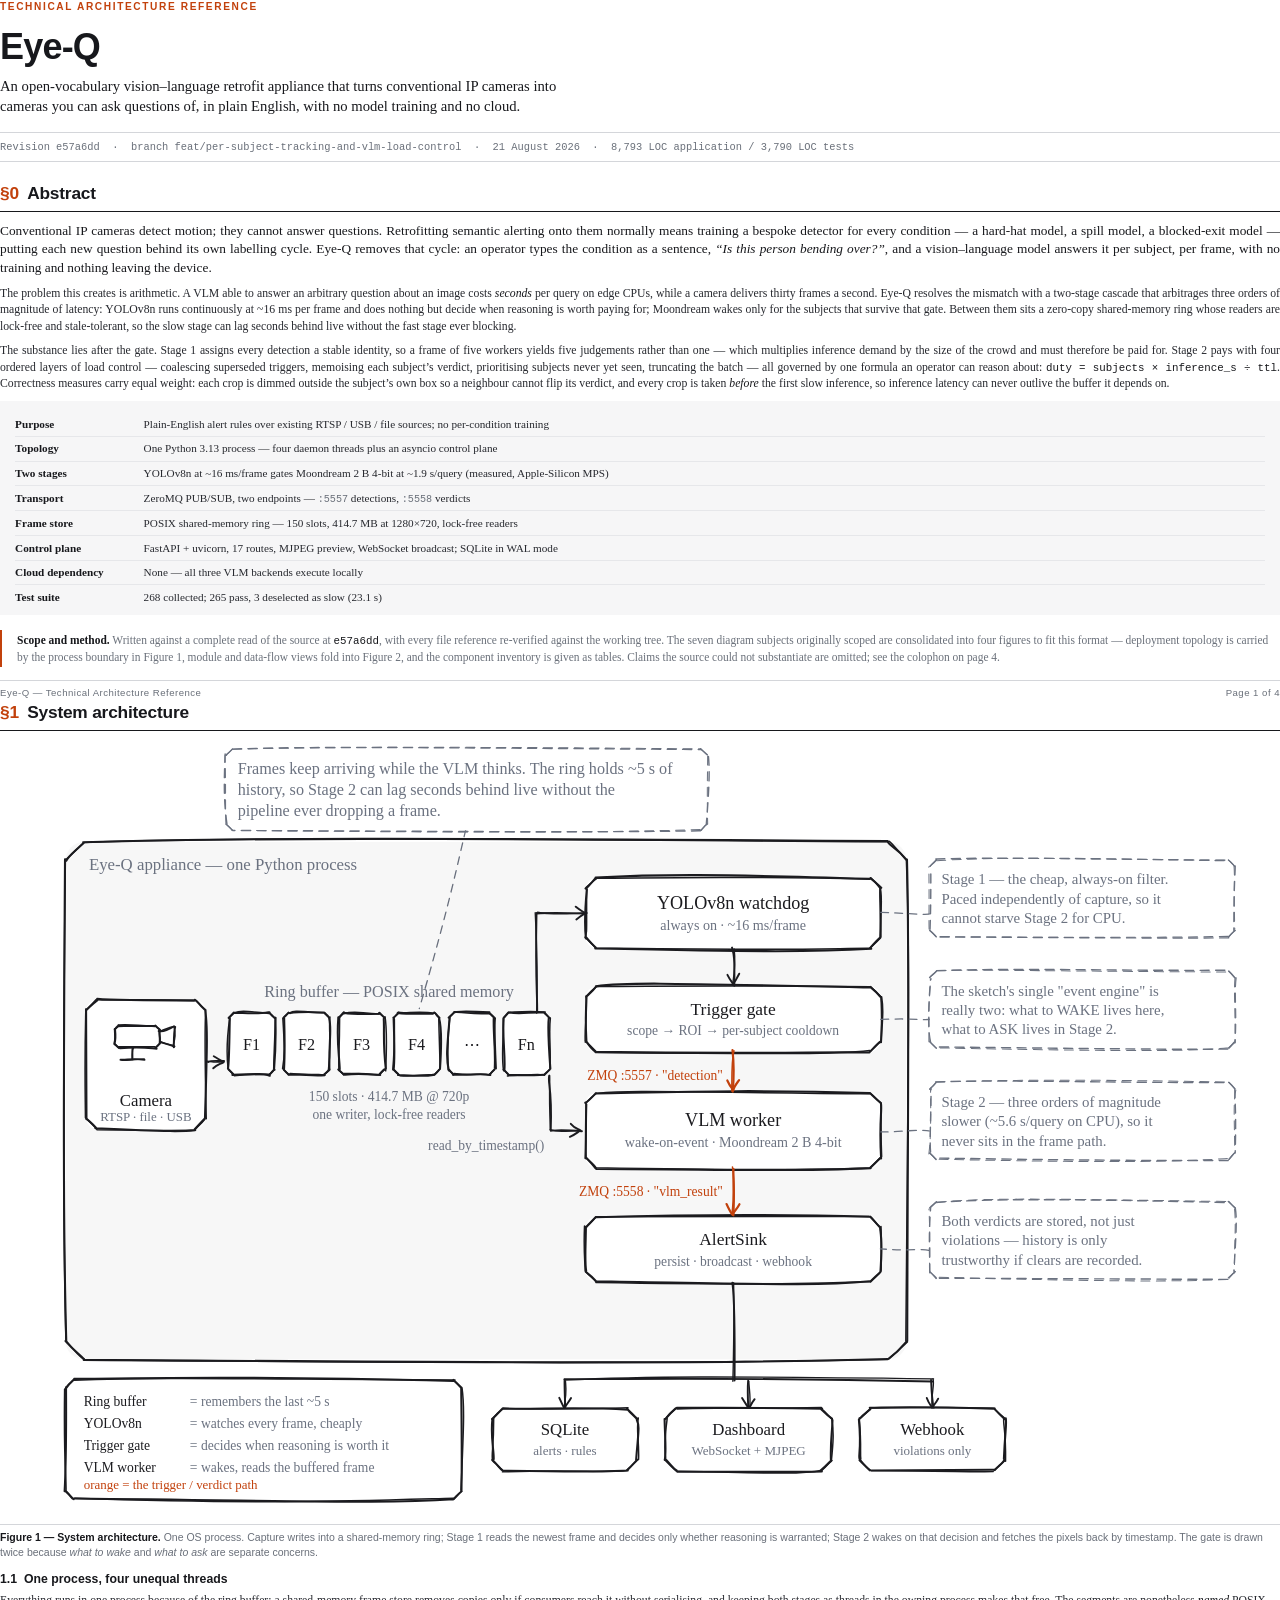
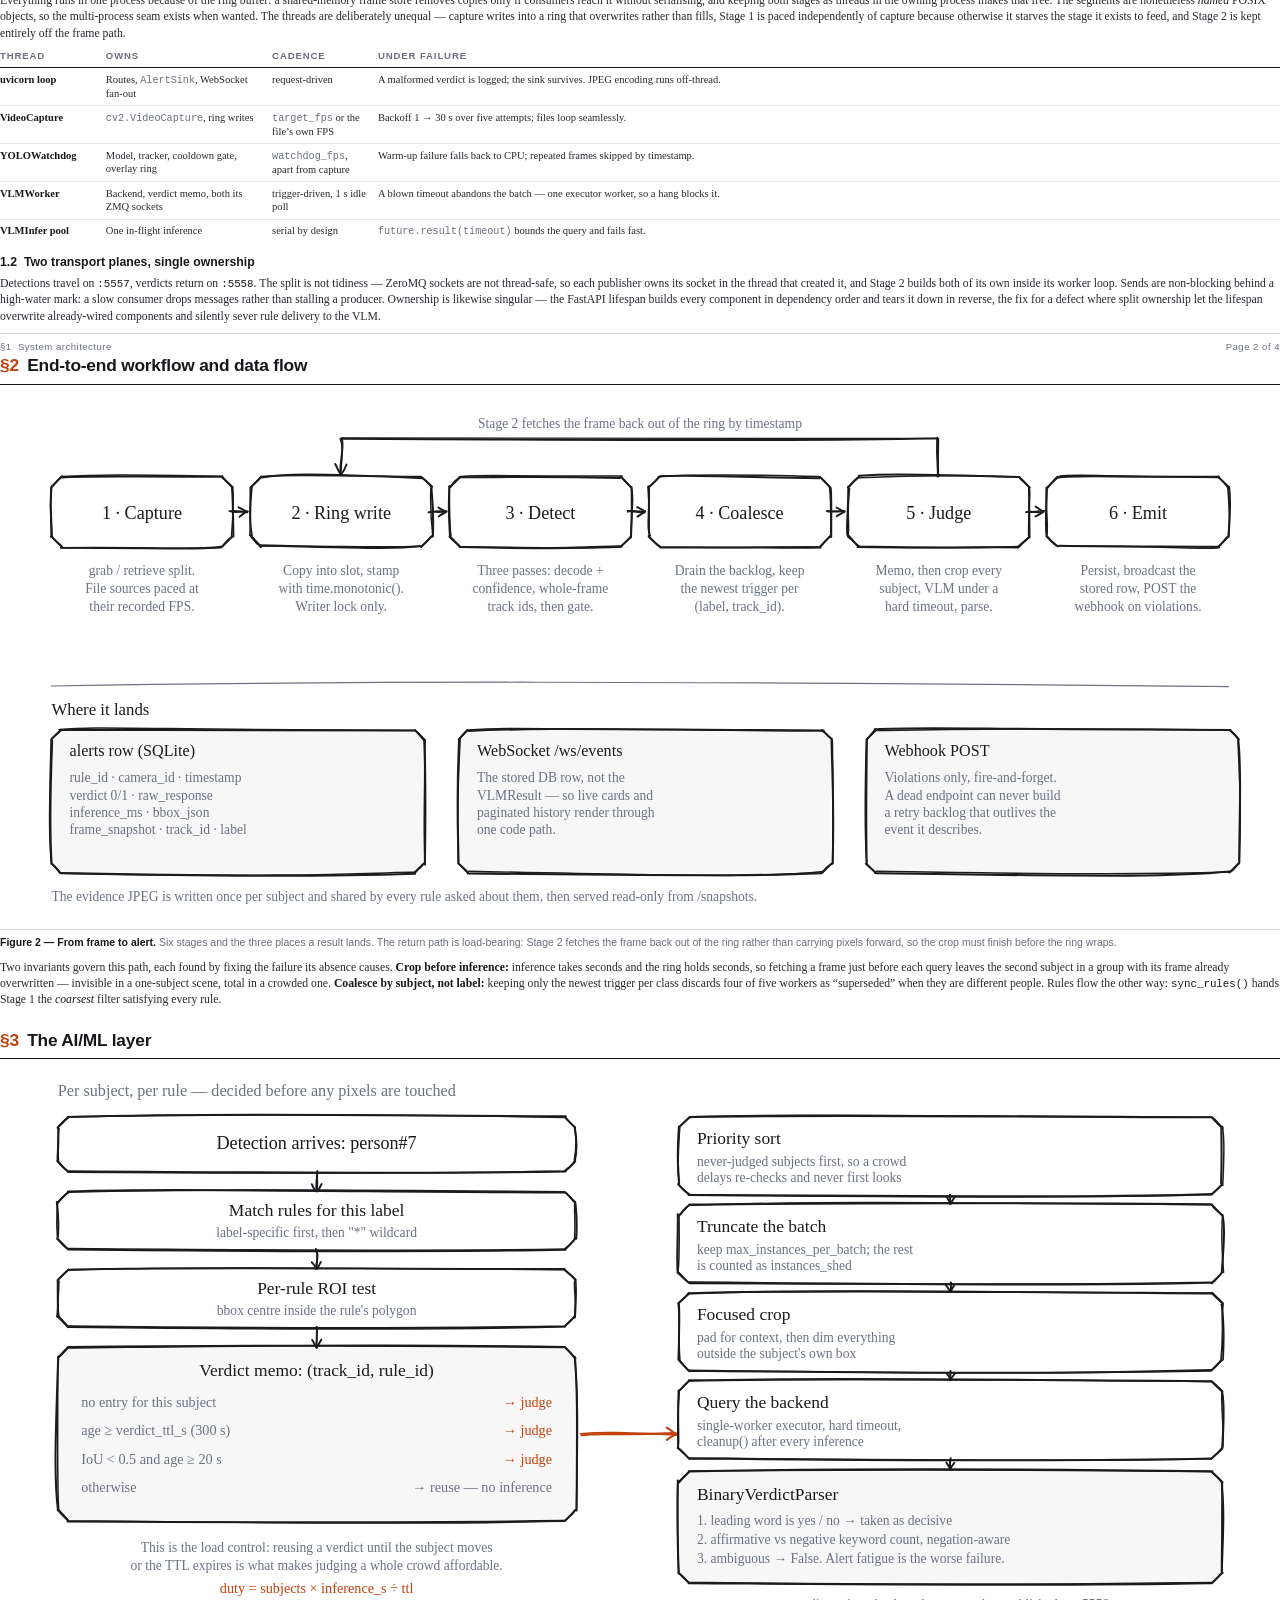
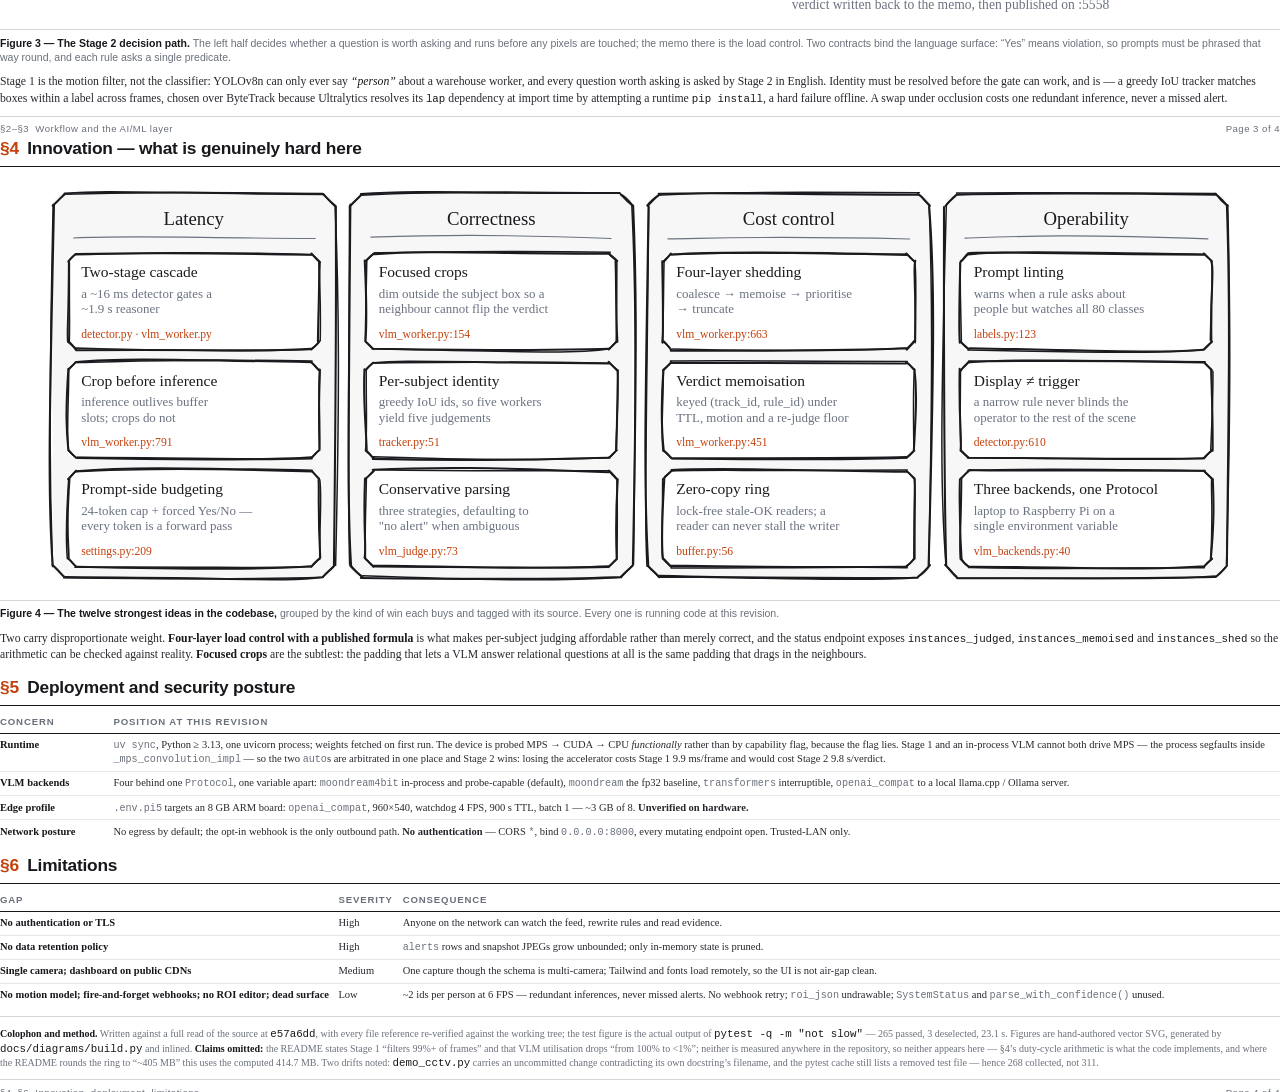
<file: docs/eye-q-technical-documentation.html>
<!doctype html>
<html lang="en">
<head>
<meta charset="utf-8">
<title>Eye-Q — Technical Architecture Reference</title>
<style>
  @page { size: A4; margin: 15mm 16mm 13mm 16mm; }

  :root {
    --ink:    #17181c;
    --body:   #26282e;
    --muted:  #6a707a;
    --rule:   #d4d6da;
    --hair:   #e6e7ea;
    --accent: #c2410c;
    --wash:   #f6f6f7;
  }

  * { box-sizing: border-box; }

  html { -webkit-print-color-adjust: exact; print-color-adjust: exact; }

  body {
    margin: 0;
    font-family: Charter, "Bitstream Charter", Georgia, "Times New Roman", serif;
    font-size: 8.8pt;
    line-height: 1.40;
    color: var(--body);
    background: #fff;
  }

  .sheet { break-after: page; }
  .sheet:last-child { break-after: auto; }

  /* ── Typography ───────────────────────────────────────────── */

  h1, h2, h3, .eyebrow, th, figcaption, .tag {
    font-family: "Helvetica Neue", Helvetica, Arial, sans-serif;
  }

  .eyebrow {
    font-size: 7.6pt; letter-spacing: 0.16em; text-transform: uppercase;
    color: var(--accent); font-weight: 600; margin: 0 0 4mm;
  }

  h1 {
    font-size: 27pt; line-height: 1.02; letter-spacing: -0.022em;
    color: var(--ink); font-weight: 700; margin: 0 0 3mm;
  }

  .standfirst {
    font-size: 11pt; line-height: 1.34; color: var(--ink);
    margin: 0 0 4mm; max-width: 150mm; font-weight: 400;
  }

  .meta {
    font-family: "SF Mono", Menlo, Consolas, monospace;
    font-size: 7.8pt; color: var(--muted);
    border-top: 0.5pt solid var(--rule); border-bottom: 0.5pt solid var(--rule);
    padding: 1.8mm 0; margin: 0 0 5mm;
  }

  h2 {
    font-size: 13pt; letter-spacing: -0.012em; color: var(--ink);
    font-weight: 700; margin: 0 0 2.5mm;
    padding-bottom: 1.6mm; border-bottom: 1pt solid var(--ink);
  }
  h2 .num { color: var(--accent); margin-right: 2.2mm; }

  h3 {
    font-size: 9.2pt; color: var(--ink); font-weight: 700;
    margin: 3mm 0 1.2mm; letter-spacing: 0.002em;
  }

  p { margin: 0 0 2.2mm; }
  p.lead { font-size: 10pt; color: var(--ink); }
  .abstract p { text-align: justify; hyphens: auto; }

  code, .mono {
    font-family: "SF Mono", Menlo, Consolas, monospace;
    font-size: 8.1pt; color: var(--ink);
  }
  em.term { font-style: italic; color: var(--ink); }
  strong { color: var(--ink); font-weight: 700; }

  /* ── Figures ──────────────────────────────────────────────── */

  figure { margin: 0 0 2.5mm; break-inside: avoid; }
  figure svg { width: 100%; height: auto; display: block; margin: 0 auto; }
  figure.tight svg { width: 95%; }
  figcaption {
    font-size: 7.9pt; line-height: 1.4; color: var(--muted);
    border-top: 0.5pt solid var(--rule); margin-top: 1.8mm; padding-top: 1.5mm;
  }
  figcaption b { color: var(--ink); font-weight: 600; }

  /* ── Tables ───────────────────────────────────────────────── */

  table {
    width: 100%; border-collapse: collapse; margin: 0 0 2.5mm;
    font-size: 7.9pt; line-height: 1.30; break-inside: avoid;
  }
  th {
    text-align: left; font-size: 7.2pt; letter-spacing: 0.09em;
    text-transform: uppercase; color: var(--muted); font-weight: 600;
    border-bottom: 0.9pt solid var(--ink); padding: 0 2.5mm 1.2mm 0;
  }
  td { padding: 1.2mm 2.5mm 1.2mm 0; border-bottom: 0.4pt solid var(--hair);
       vertical-align: top; }
  td:last-child, th:last-child { padding-right: 0; }
  tr:last-child td { border-bottom: none; }
  td .mono, td code { font-size: 7.6pt; color: var(--muted); }
  .k { color: var(--ink); font-weight: 600; white-space: nowrap; }

  /* ── Blocks ───────────────────────────────────────────────── */

  .glance { background: var(--wash); padding: 3mm 4mm 1.5mm; margin: 0 0 4mm; }
  .glance table { margin: 0; font-size: 8.4pt; }
  .glance td:first-child { width: 34mm; }

  .note {
    border-left: 1.6pt solid var(--accent); padding: 0.5mm 0 0.5mm 4mm;
    margin: 0 0 3.5mm; font-size: 8.6pt; color: var(--muted);
  }
  .note b { color: var(--ink); }

  .cols2 { column-count: 2; column-gap: 8mm; }
  .cols2 p { margin-bottom: 2.2mm; }

  .colophon {
    margin-top: 2.5mm; padding-top: 2.5mm; border-top: 0.5pt solid var(--rule);
    font-size: 7.5pt; line-height: 1.38; color: var(--muted);
  }
  .colophon b { color: var(--ink); }

  .footline {
    font-size: 7.2pt; color: var(--muted); letter-spacing: 0.05em;
    font-family: "Helvetica Neue", Helvetica, Arial, sans-serif;
    border-top: 0.5pt solid var(--rule); padding-top: 1.5mm; margin-top: 2mm;
    display: flex; justify-content: space-between;
  }
</style>
</head>
<body>

<!-- ══════════════════ PAGE 1 — ABSTRACT ══════════════════ -->
<section class="sheet">

  <p class="eyebrow">Technical Architecture Reference</p>
  <h1>Eye-Q</h1>
  <p class="standfirst">An open-vocabulary vision–language retrofit appliance that turns
  conventional IP cameras into cameras you can ask questions of, in plain English, with no
  model training and no cloud.</p>

  <p class="meta">Revision e57a6dd &nbsp;·&nbsp; branch feat/per-subject-tracking-and-vlm-load-control
  &nbsp;·&nbsp; 21 August 2026 &nbsp;·&nbsp; 8,793 LOC application / 3,790 LOC tests</p>

  <div class="abstract">
  <h2><span class="num">§0</span>Abstract</h2>

  <p class="lead">Conventional IP cameras detect motion; they cannot answer questions. Retrofitting
  semantic alerting onto them normally means training a bespoke detector for every condition — a
  hard-hat model, a spill model, a blocked-exit model — putting each new question behind its own
  labelling cycle. Eye-Q removes that cycle: an operator types the condition as a sentence,
  <em class="term">“Is this person bending over?”</em>, and a vision–language model answers it per
  subject, per frame, with no training and nothing leaving the device.</p>

  <p>The problem this creates is arithmetic. A VLM able to answer an arbitrary question about an
  image costs <em class="term">seconds</em> per query on edge CPUs, while a camera delivers thirty
  frames a second. Eye-Q resolves the mismatch with a two-stage cascade that arbitrages three orders
  of magnitude of latency: YOLOv8n runs continuously at ~16 ms per frame and does nothing but decide
  when reasoning is worth paying for; Moondream wakes only for the subjects that survive that gate.
  Between them sits a zero-copy shared-memory ring whose readers are lock-free and stale-tolerant,
  so the slow stage can lag seconds behind live without the fast stage ever blocking.</p>

  <p>The substance lies after the gate. Stage 1 assigns every detection a stable identity, so a
  frame of five workers yields five judgements rather than one — which multiplies inference demand
  by the size of the crowd and must therefore be paid for. Stage 2 pays with four ordered layers of
  load control — coalescing superseded triggers, memoising each subject’s verdict, prioritising
  subjects never yet seen, truncating the batch — all governed by one formula an operator can reason
  about: <code>duty = subjects × inference_s ÷ ttl</code>. Correctness measures carry equal weight:
  each crop is dimmed outside the subject’s own box so a neighbour cannot flip its verdict, and
  every crop is taken <em class="term">before</em> the first slow inference, so inference latency can
  never outlive the buffer it depends on.</p>
  </div>

  <div class="glance">
  <table>
    <tr><td class="k">Purpose</td><td>Plain-English alert rules over existing RTSP / USB / file sources; no per-condition training</td></tr>
    <tr><td class="k">Topology</td><td>One Python 3.13 process — four daemon threads plus an asyncio control plane</td></tr>
    <tr><td class="k">Two stages</td><td>YOLOv8n at ~16 ms/frame gates Moondream 2 B 4-bit at ~1.9 s/query (measured, Apple-Silicon MPS)</td></tr>
    <tr><td class="k">Transport</td><td>ZeroMQ PUB/SUB, two endpoints — <code>:5557</code> detections, <code>:5558</code> verdicts</td></tr>
    <tr><td class="k">Frame store</td><td>POSIX shared-memory ring — 150 slots, 414.7 MB at 1280×720, lock-free readers</td></tr>
    <tr><td class="k">Control plane</td><td>FastAPI + uvicorn, 17 routes, MJPEG preview, WebSocket broadcast; SQLite in WAL mode</td></tr>
    <tr><td class="k">Cloud dependency</td><td>None — all three VLM backends execute locally</td></tr>
    <tr><td class="k">Test suite</td><td>268 collected; 265 pass, 3 deselected as slow (23.1 s)</td></tr>
  </table>
  </div>

  <div class="note">
  <b>Scope and method.</b> Written against a complete read of the source at <code>e57a6dd</code>,
  with every file reference re-verified against the working tree. The seven diagram subjects
  originally scoped are consolidated into four figures to fit this format — deployment topology is
  carried by the process boundary in Figure 1, module and data-flow views fold into Figure 2, and
  the component inventory is given as tables. Claims the source could not substantiate are omitted;
  see the colophon on page 4.
  </div>

  <div class="footline"><span>Eye-Q — Technical Architecture Reference</span><span>Page 1 of 4</span></div>
</section>

<!-- ══════════════════ PAGE 2 — ARCHITECTURE ══════════════════ -->
<section class="sheet">

  <h2><span class="num">§1</span>System architecture</h2>

  <figure class="tight">
    <svg xmlns="http://www.w3.org/2000/svg" viewBox="0 0 940 600" role="img">
<rect width="940" height="600" fill="#ffffff"/>
<path d="M335.4,68.2C328.0,98.9 322.7,126.4 299.4,206.9" fill="none" stroke="#6b7280" stroke-width="1.00" stroke-linecap="round" stroke-dasharray="6 5"/>
<rect x="150.0" y="6.0" width="372.0" height="63.0" rx="5.0" fill="#ffffff"/>
<path d="M155.1,6.3C197.3,4.7 240.5,4.4 516.9,6.6M516.9,5.9C517.7,7.0 519.7,8.1 522.3,11.0M522.9,11.9C524.0,23.4 523.4,37.3 521.3,63.9M522.2,64.1C520.3,65.1 519.2,66.9 517.2,69.2M516.8,69.4C426.6,70.9 336.9,69.8 155.3,69.2M155.2,69.1C153.6,67.8 152.5,66.5 149.9,64.2M150.7,64.2C148.7,50.4 148.1,36.9 149.3,10.1M150.2,11.1C150.5,10.1 151.7,9.7 155.0,6.1" fill="none" stroke="#6b7280" stroke-width="1.10" stroke-linecap="round" stroke-dasharray="7 5"/>
<path d="M155.4,6.3C219.4,5.1 284.9,3.9 516.8,6.1M516.8,6.2C518.2,7.0 519.1,8.8 522.1,10.8M522.3,11.8C522.3,22.8 521.7,37.6 522.3,63.6M521.8,64.2C521.6,64.1 520.8,64.7 517.0,69.1M516.5,68.5C412.9,71.4 310.5,70.5 154.5,69.1M155.0,69.2C153.2,67.2 152.2,66.1 149.9,64.1M149.9,64.3C149.3,48.9 150.0,37.0 149.2,11.3M149.8,10.9C151.0,9.9 151.6,9.7 155.2,6.0" fill="none" stroke="#6b7280" stroke-width="0.79" stroke-linecap="round" stroke-dasharray="7 5"/>
<text x="159.0" y="25.6" font-family="'Chalkboard SE','Bradley Hand','Comic Sans MS',cursive" font-size="12.5" font-weight="normal" fill="#6b7280" text-anchor="start"><tspan x="159.0" dy="0.0">Frames keep arriving while the VLM thinks. The ring holds ~5 s of</tspan><tspan x="159.0" dy="16.2">history, so Stage 2 can lag seconds behind live without the</tspan><tspan x="159.0" dy="16.2">pipeline ever dropping a frame.</tspan></text>
<rect x="26.0" y="78.0" width="650.0" height="400.0" rx="14.0" fill="#00000008"/>
<path d="M39.5,78.3C161.8,74.9 284.6,74.9 661.5,77.4M661.8,78.5C663.9,81.8 668.4,82.4 676.1,92.0M676.4,91.6C678.4,167.7 677.1,245.8 676.6,463.6M676.5,463.8C673.7,466.0 673.1,469.4 662.6,477.2M661.5,477.8C510.1,481.9 359.1,480.3 39.9,478.4M40.2,477.9C36.5,473.7 32.7,471.6 25.9,463.9M26.5,464.3C24.6,395.2 24.0,325.3 25.5,91.5M26.5,92.5C28.6,88.5 29.0,88.8 39.9,78.8" fill="none" stroke="#1b1b1f" stroke-width="1.60" stroke-linecap="round"/>
<path d="M40.3,78.4C132.6,75.3 223.5,74.8 662.5,77.9M662.7,77.6C664.7,79.1 667.8,82.6 676.6,92.8M675.9,92.1C678.8,166.2 677.4,238.0 675.5,463.8M676.7,464.5C672.9,468.0 670.0,471.2 661.9,477.8M661.6,478.1C534.7,480.6 407.8,481.4 40.2,478.6M40.3,477.7C37.5,477.2 35.6,474.1 26.1,463.5M26.2,463.6C24.0,375.7 23.6,285.2 25.8,91.5M26.4,91.5C27.1,91.0 28.9,89.1 40.4,78.4" fill="none" stroke="#1b1b1f" stroke-width="1.15" stroke-linecap="round"/>
<text x="44.0" y="100.0" font-family="'Chalkboard SE','Bradley Hand','Comic Sans MS',cursive" font-size="13.0" font-weight="normal" fill="#6b7280" text-anchor="start"><tspan x="44.0" dy="0.0">Eye-Q appliance — one Python process</tspan></text>
<rect x="42.0" y="200.0" width="92.0" height="100.0" rx="8.0" fill="#ffffff"/>
<path d="M50.4,199.2C56.8,199.8 67.0,200.5 125.4,200.5M125.8,200.1C128.2,200.8 128.3,203.4 134.0,208.1M134.0,208.8C135.6,220.3 135.6,232.0 133.7,291.5M133.6,291.8C132.5,293.0 131.1,294.4 125.8,300.1M126.0,300.9C117.6,301.8 108.5,302.2 49.0,299.4M49.9,299.7C49.1,298.2 48.3,297.2 42.2,292.0M42.1,292.4C42.1,274.8 42.0,258.6 41.8,207.3M42.0,208.1C43.5,206.3 45.5,204.4 50.4,200.5" fill="none" stroke="#1b1b1f" stroke-width="1.60" stroke-linecap="round"/>
<path d="M50.6,200.1C62.9,200.8 74.5,199.2 125.8,200.8M126.2,200.3C127.2,201.2 129.1,202.9 134.3,208.0M134.2,208.8C133.5,224.8 133.6,246.5 134.7,292.0M133.6,292.3C133.6,292.9 132.7,294.1 125.8,300.4M126.4,300.8C116.5,301.4 107.3,301.2 50.2,300.6M50.0,299.9C48.9,298.7 47.4,297.0 41.7,291.7M41.3,291.2C41.1,269.3 40.5,249.2 41.6,207.4M41.6,208.3C44.6,205.7 46.6,202.9 49.6,199.9" fill="none" stroke="#1b1b1f" stroke-width="1.15" stroke-linecap="round"/>
<rect x="64.0" y="220.0" width="34.5" height="17.2" rx="3.0" fill="#ffffff"/>
<path d="M66.2,220.5C70.7,219.8 72.1,220.7 95.5,220.2M95.4,220.0C96.4,221.1 97.0,221.6 98.7,223.0M98.7,223.5C97.7,225.3 99.4,226.2 98.8,233.8M98.5,234.1C97.7,234.9 97.0,235.6 95.3,237.3M96.3,237.9C89.0,237.2 85.5,236.2 68.0,237.4M67.1,237.1C66.3,236.5 65.2,235.5 64.1,234.4M63.7,234.0C64.5,231.5 64.7,228.3 64.2,223.4M64.0,223.0C64.7,222.0 65.3,221.3 66.9,220.0" fill="none" stroke="#1b1b1f" stroke-width="1.60" stroke-linecap="round"/>
<path d="M66.7,219.5C73.1,219.0 78.0,219.1 95.1,220.7M95.4,220.1C96.0,220.7 96.5,221.2 98.4,222.9M99.0,223.2C98.1,224.7 98.7,225.9 98.8,234.1M98.6,234.1C98.1,234.3 98.1,235.1 95.4,237.3M95.0,236.4C92.0,236.5 89.8,236.3 66.2,236.3M67.0,237.3C66.1,236.1 65.2,235.6 64.2,234.2M63.7,234.7C64.1,230.6 64.3,227.7 63.8,222.5M63.9,223.0C64.7,222.4 65.2,221.7 67.2,220.0" fill="none" stroke="#1b1b1f" stroke-width="1.15" stroke-linecap="round"/>
<path d="M97.9,224.2C99.9,224.9 104.3,223.9 109.6,220.7" fill="none" stroke="#1b1b1f" stroke-width="1.50" stroke-linecap="round"/>
<path d="M98.8,224.7C101.9,222.9 104.6,222.0 110.2,220.5" fill="none" stroke="#1b1b1f" stroke-width="1.05" stroke-linecap="round"/>
<path d="M110.7,221.0C109.6,224.4 109.7,230.8 109.6,236.8" fill="none" stroke="#1b1b1f" stroke-width="1.50" stroke-linecap="round"/>
<path d="M109.8,221.0C110.8,224.3 111.4,228.3 109.1,235.2" fill="none" stroke="#1b1b1f" stroke-width="1.05" stroke-linecap="round"/>
<path d="M109.9,236.3C109.1,235.9 107.4,235.0 98.8,232.8" fill="none" stroke="#1b1b1f" stroke-width="1.50" stroke-linecap="round"/>
<path d="M110.4,236.0C107.1,234.2 104.9,235.3 98.6,232.0" fill="none" stroke="#1b1b1f" stroke-width="1.05" stroke-linecap="round"/>
<path d="M78.1,237.7C77.6,238.2 77.4,240.5 77.6,246.1" fill="none" stroke="#1b1b1f" stroke-width="1.50" stroke-linecap="round"/>
<path d="M77.5,237.1C77.8,240.0 77.6,241.3 77.6,246.0" fill="none" stroke="#1b1b1f" stroke-width="1.05" stroke-linecap="round"/>
<path d="M68.4,246.4C73.5,246.9 76.4,244.9 87.0,246.5" fill="none" stroke="#1b1b1f" stroke-width="1.50" stroke-linecap="round"/>
<path d="M69.5,246.9C71.4,246.9 77.3,246.4 86.8,245.7" fill="none" stroke="#1b1b1f" stroke-width="1.05" stroke-linecap="round"/>
<text x="88.0" y="282.0" font-family="'Chalkboard SE','Bradley Hand','Comic Sans MS',cursive" font-size="13.0" font-weight="normal" fill="#1b1b1f" text-anchor="middle"><tspan x="88.0" dy="0.0">Camera</tspan></text>
<text x="88.0" y="294.0" font-family="'Chalkboard SE','Bradley Hand','Comic Sans MS',cursive" font-size="10.0" font-weight="normal" fill="#6b7280" text-anchor="middle"><tspan x="88.0" dy="0.0">RTSP · file · USB</tspan></text>
<text x="276.0" y="198.0" font-family="'Chalkboard SE','Bradley Hand','Comic Sans MS',cursive" font-size="12.5" font-weight="normal" fill="#6b7280" text-anchor="middle"><tspan x="276.0" dy="0.0">Ring buffer — POSIX shared memory</tspan></text>
<rect x="152.0" y="210.0" width="35.5" height="48.0" rx="4.0" fill="#ffffff"/>
<path d="M156.0,210.1C164.5,210.2 173.6,211.3 182.8,209.7M183.6,209.8C183.8,210.7 184.1,211.2 187.6,214.1M188.3,213.9C188.0,220.9 189.1,230.4 187.1,254.1M187.3,254.0C186.3,254.6 185.5,256.2 183.6,257.8M183.8,258.8C180.6,257.3 174.8,257.1 154.9,258.1M156.2,258.2C155.7,257.3 154.8,256.9 151.9,253.8M151.5,253.2C152.4,248.0 152.3,243.4 152.9,214.5M152.1,214.0C153.0,213.1 153.8,212.5 156.1,210.1" fill="none" stroke="#1b1b1f" stroke-width="1.60" stroke-linecap="round"/>
<path d="M155.3,210.6C160.8,208.5 162.2,208.4 183.2,210.6M183.4,209.9C183.7,210.7 184.2,210.4 187.4,213.9M188.0,213.8C188.1,223.5 187.3,232.4 186.8,254.3M187.6,254.2C186.5,254.5 186.0,256.0 183.3,257.8M184.2,257.5C176.2,258.0 169.9,257.1 156.4,258.7M156.0,258.2C154.7,257.2 153.8,255.7 151.8,253.9M151.6,253.1C150.2,242.3 150.3,232.3 152.8,214.2M151.9,214.2C153.0,212.7 154.2,212.0 155.8,209.9" fill="none" stroke="#1b1b1f" stroke-width="1.15" stroke-linecap="round"/>
<text x="169.8" y="238.5" font-family="'Chalkboard SE','Bradley Hand','Comic Sans MS',cursive" font-size="12.5" font-weight="normal" fill="#1b1b1f" text-anchor="middle"><tspan x="169.8" dy="0.0">F1</tspan></text>
<rect x="194.5" y="210.0" width="35.5" height="48.0" rx="4.0" fill="#ffffff"/>
<path d="M199.4,210.4C202.5,208.2 209.0,209.6 226.2,210.1M226.0,210.1C226.6,210.6 228.2,211.7 229.8,214.1M229.7,214.5C231.9,222.5 229.5,229.0 229.9,254.4M229.9,254.0C229.5,254.6 228.4,255.6 225.8,257.8M226.3,258.4C224.1,258.8 219.6,258.3 198.1,257.7M198.5,257.9C198.0,257.5 197.3,257.1 194.6,254.0M194.8,254.3C195.4,243.7 195.5,232.9 194.9,213.3M194.4,214.1C194.7,213.6 195.5,212.9 198.3,210.0" fill="none" stroke="#1b1b1f" stroke-width="1.60" stroke-linecap="round"/>
<path d="M198.1,210.3C204.9,209.7 213.6,209.3 225.9,209.9M226.0,210.0C226.4,210.8 227.8,211.8 229.9,214.2M230.3,213.3C229.2,223.3 231.7,231.6 229.1,254.8M230.1,253.8C229.7,255.1 228.9,255.1 226.0,257.8M225.8,258.1C222.1,257.3 216.3,258.7 199.5,257.1M198.5,257.9C197.8,257.2 197.3,257.0 194.5,254.0M193.7,253.2C195.5,243.5 195.2,234.8 193.9,214.4M194.5,214.0C195.0,212.9 196.4,212.1 198.6,210.0" fill="none" stroke="#1b1b1f" stroke-width="1.15" stroke-linecap="round"/>
<text x="212.2" y="238.5" font-family="'Chalkboard SE','Bradley Hand','Comic Sans MS',cursive" font-size="12.5" font-weight="normal" fill="#1b1b1f" text-anchor="middle"><tspan x="212.2" dy="0.0">F2</tspan></text>
<rect x="237.0" y="210.0" width="35.5" height="48.0" rx="4.0" fill="#ffffff"/>
<path d="M241.1,210.0C246.4,211.2 256.3,211.3 268.1,210.9M268.5,210.1C269.6,211.2 270.7,212.0 272.5,214.0M271.9,214.7C272.5,222.9 271.1,233.4 273.5,253.2M272.4,253.9C272.0,254.2 271.1,254.9 268.3,257.9M269.2,258.1C261.8,257.7 252.8,256.6 241.9,257.9M240.9,257.9C240.7,257.1 239.9,257.0 236.8,254.0M237.9,253.7C237.5,242.3 235.3,232.5 236.8,213.6M236.9,214.1C238.3,213.0 239.2,211.9 241.0,209.8" fill="none" stroke="#1b1b1f" stroke-width="1.60" stroke-linecap="round"/>
<path d="M241.0,210.8C249.7,208.1 253.8,210.6 268.6,211.0M268.4,210.2C269.4,210.9 269.8,211.3 272.5,214.0M272.9,213.1C274.6,223.8 274.2,236.7 273.4,255.0M272.4,254.1C272.0,254.4 271.8,254.8 268.4,258.1M268.4,258.2C265.2,258.5 260.4,256.7 240.9,257.1M241.1,258.1C240.1,257.7 240.0,257.3 237.0,254.0M237.3,254.7C236.7,246.1 237.7,242.2 237.8,213.8M236.9,214.2C238.2,212.9 239.0,212.2 241.1,209.8" fill="none" stroke="#1b1b1f" stroke-width="1.15" stroke-linecap="round"/>
<text x="254.8" y="238.5" font-family="'Chalkboard SE','Bradley Hand','Comic Sans MS',cursive" font-size="12.5" font-weight="normal" fill="#1b1b1f" text-anchor="middle"><tspan x="254.8" dy="0.0">F3</tspan></text>
<rect x="279.5" y="210.0" width="35.5" height="48.0" rx="4.0" fill="#ffffff"/>
<path d="M282.7,210.2C289.6,211.2 295.3,211.0 309.9,210.8M310.9,209.9C312.0,210.2 311.8,210.8 314.8,214.0M314.7,214.4C316.8,222.0 316.8,232.2 315.4,253.4M314.8,254.1C314.2,254.9 313.4,255.9 311.1,258.1M311.2,257.9C306.8,258.9 302.0,259.5 282.9,258.2M283.5,258.1C282.5,256.6 281.2,256.2 279.6,254.1M279.5,254.2C280.6,246.7 280.4,238.5 279.5,213.7M279.4,213.9C280.5,213.3 281.2,212.2 283.5,210.0" fill="none" stroke="#1b1b1f" stroke-width="1.60" stroke-linecap="round"/>
<path d="M283.2,209.7C288.7,210.9 297.5,208.4 311.7,210.4M311.1,210.0C312.2,210.7 312.9,212.5 315.1,214.1M314.5,214.7C314.4,218.5 314.7,222.9 315.5,253.5M314.8,253.9C314.3,255.3 312.7,255.8 311.0,258.0M310.3,258.2C302.5,257.2 295.3,259.9 284.5,258.7M283.7,258.1C283.1,257.6 281.8,256.3 279.7,253.9M278.9,253.9C279.8,243.4 280.4,235.5 280.1,214.8M279.6,214.1C280.3,213.0 281.2,212.2 283.3,210.0" fill="none" stroke="#1b1b1f" stroke-width="1.15" stroke-linecap="round"/>
<text x="297.2" y="238.5" font-family="'Chalkboard SE','Bradley Hand','Comic Sans MS',cursive" font-size="12.5" font-weight="normal" fill="#1b1b1f" text-anchor="middle"><tspan x="297.2" dy="0.0">F4</tspan></text>
<rect x="322.0" y="210.0" width="35.5" height="48.0" rx="4.0" fill="#ffffff"/>
<path d="M326.4,209.6C329.9,209.4 330.3,208.7 353.6,209.7M353.5,210.2C354.9,211.4 355.6,212.1 357.4,214.2M357.9,214.4C357.2,219.4 357.3,224.4 358.6,253.1M357.3,254.1C356.6,254.7 355.4,255.8 353.6,258.2M354.3,258.2C346.9,256.6 338.9,258.7 325.4,257.9M326.1,258.0C325.2,257.1 323.6,255.7 322.2,253.8M322.2,254.7C320.0,244.8 320.7,238.9 322.9,213.3M322.1,213.9C323.4,212.9 324.4,211.7 326.0,210.2" fill="none" stroke="#1b1b1f" stroke-width="1.60" stroke-linecap="round"/>
<path d="M326.3,209.7C331.1,209.1 332.0,210.8 353.8,210.8M353.5,209.9C353.9,210.8 355.0,211.1 357.5,213.8M356.7,214.3C356.3,226.9 358.2,237.1 357.5,253.0M357.4,254.0C356.8,254.4 356.5,255.2 353.4,257.8M354.3,258.3C346.1,256.5 342.0,258.9 326.3,257.0M325.8,258.1C325.2,257.3 324.0,255.6 321.9,254.2M321.7,253.9C321.8,245.1 320.4,234.3 323.0,213.3M322.1,213.8C322.8,213.1 323.3,212.8 326.1,209.9" fill="none" stroke="#1b1b1f" stroke-width="1.15" stroke-linecap="round"/>
<text x="339.8" y="238.5" font-family="'Chalkboard SE','Bradley Hand','Comic Sans MS',cursive" font-size="12.5" font-weight="normal" fill="#1b1b1f" text-anchor="middle"><tspan x="339.8" dy="0.0">⋯</tspan></text>
<rect x="364.5" y="210.0" width="35.5" height="48.0" rx="4.0" fill="#ffffff"/>
<path d="M368.7,209.9C378.1,211.3 385.6,209.4 395.6,209.9M395.9,210.0C396.8,210.8 398.4,212.3 400.1,214.2M399.5,214.0C398.6,220.7 398.9,228.7 400.7,253.3M400.0,254.2C398.8,255.3 398.0,256.2 396.0,258.2M395.4,258.0C391.5,258.0 390.1,258.9 368.4,258.1M368.4,258.1C368.4,257.7 367.5,257.3 364.6,253.9M365.2,254.4C366.0,242.2 363.5,230.1 364.6,214.4M364.7,214.0C365.6,213.0 367.0,211.4 368.3,209.9" fill="none" stroke="#1b1b1f" stroke-width="1.60" stroke-linecap="round"/>
<path d="M369.3,209.7C371.4,210.0 377.8,208.4 396.7,209.4M396.1,209.8C397.4,210.7 397.9,212.2 399.9,214.0M400.7,214.2C399.3,226.5 401.3,237.1 400.4,253.3M400.1,254.1C399.2,255.1 398.2,256.0 396.0,257.8M395.4,258.1C392.4,257.3 391.0,257.6 367.5,258.9M368.4,258.1C367.5,257.4 366.9,256.3 364.3,253.9M364.5,254.9C362.7,242.1 364.6,233.1 364.3,214.6M364.5,213.8C366.0,212.8 366.8,211.4 368.3,209.8" fill="none" stroke="#1b1b1f" stroke-width="1.15" stroke-linecap="round"/>
<text x="382.2" y="238.5" font-family="'Chalkboard SE','Bradley Hand','Comic Sans MS',cursive" font-size="12.5" font-weight="normal" fill="#1b1b1f" text-anchor="middle"><tspan x="382.2" dy="0.0">Fn</tspan></text>
<text x="276.0" y="278.0" font-family="'Chalkboard SE','Bradley Hand','Comic Sans MS',cursive" font-size="10.5" font-weight="normal" fill="#6b7280" text-anchor="middle"><tspan x="276.0" dy="0.0">150 slots · 414.7 MB @ 720p</tspan></text>
<text x="276.0" y="292.0" font-family="'Chalkboard SE','Bradley Hand','Comic Sans MS',cursive" font-size="10.5" font-weight="normal" fill="#6b7280" text-anchor="middle"><tspan x="276.0" dy="0.0">one writer, lock-free readers</tspan></text>
<rect x="428.0" y="106.0" width="228.0" height="54.0" rx="8.0" fill="#ffffff"/>
<path d="M435.7,105.6C482.9,103.0 528.8,102.8 647.7,106.6M648.1,106.0C649.9,107.3 651.7,108.9 656.5,113.5M655.7,113.4C655.2,121.4 656.5,130.7 655.7,151.9M655.7,151.8C654.1,153.2 652.7,154.4 647.6,160.3M648.8,160.6C599.6,163.5 551.8,162.7 435.4,160.4M435.8,159.6C434.4,158.4 433.1,157.3 428.3,151.6M428.2,152.6C427.5,146.8 426.8,137.2 428.9,114.9M428.0,114.2C430.3,112.4 433.1,108.7 435.8,105.9" fill="none" stroke="#1b1b1f" stroke-width="1.60" stroke-linecap="round"/>
<path d="M435.4,106.1C487.8,105.8 540.9,104.5 647.4,106.6M648.4,105.7C650.9,107.7 652.1,109.6 656.0,114.3M655.4,113.1C658.0,119.1 655.6,128.5 656.2,151.5M655.9,152.3C654.5,153.9 654.2,154.0 648.0,160.0M648.0,160.3C621.9,160.1 595.3,162.2 435.7,160.1M435.8,160.1C434.6,158.8 433.1,157.4 427.8,151.8M427.5,152.0C429.4,148.4 428.5,144.9 428.8,114.1M427.8,113.8C429.7,111.9 430.2,111.0 436.4,106.5" fill="none" stroke="#1b1b1f" stroke-width="1.15" stroke-linecap="round"/>
<text x="542.0" y="129.6" font-family="'Chalkboard SE','Bradley Hand','Comic Sans MS',cursive" font-size="14.0" font-weight="normal" fill="#1b1b1f" text-anchor="middle"><tspan x="542.0" dy="0.0">YOLOv8n watchdog</tspan></text>
<text x="542.0" y="146.1" font-family="'Chalkboard SE','Bradley Hand','Comic Sans MS',cursive" font-size="10.9" font-weight="normal" fill="#6b7280" text-anchor="middle"><tspan x="542.0" dy="0.0">always on · ~16 ms/frame</tspan></text>
<rect x="428.0" y="190.0" width="228.0" height="50.0" rx="8.0" fill="#ffffff"/>
<path d="M435.9,189.7C457.7,186.5 479.3,187.0 647.8,190.6M648.2,190.3C649.9,191.7 653.0,194.3 655.8,197.7M656.6,197.9C658.0,207.1 657.5,212.0 656.3,232.8M656.1,232.3C654.6,233.0 652.5,235.3 648.1,239.9M647.3,240.8C607.7,240.2 567.7,242.1 435.5,240.3M435.8,240.4C433.4,238.7 431.2,236.4 428.2,231.8M428.6,232.0C428.3,224.7 427.5,218.1 428.7,197.3M428.4,197.9C429.4,196.4 432.0,195.2 436.2,189.7" fill="none" stroke="#1b1b1f" stroke-width="1.60" stroke-linecap="round"/>
<path d="M436.5,189.7C489.1,189.6 541.3,188.7 647.8,190.0M648.3,189.9C649.2,191.1 651.1,192.2 656.4,197.9M656.3,197.9C656.6,205.1 657.1,212.1 656.4,232.9M656.2,231.8C655.4,233.1 652.9,235.2 647.6,240.3M647.5,239.3C621.2,242.2 595.5,242.1 435.5,240.8M436.2,240.3C434.7,238.8 432.5,236.2 427.6,231.8M427.7,232.9C426.9,221.4 429.4,213.8 428.3,197.1M428.2,197.7C430.2,195.6 431.1,193.9 436.4,189.9" fill="none" stroke="#1b1b1f" stroke-width="1.15" stroke-linecap="round"/>
<text x="542.0" y="211.7" font-family="'Chalkboard SE','Bradley Hand','Comic Sans MS',cursive" font-size="13.5" font-weight="normal" fill="#1b1b1f" text-anchor="middle"><tspan x="542.0" dy="0.0">Trigger gate</tspan></text>
<text x="542.0" y="227.6" font-family="'Chalkboard SE','Bradley Hand','Comic Sans MS',cursive" font-size="10.5" font-weight="normal" fill="#6b7280" text-anchor="middle"><tspan x="542.0" dy="0.0">scope → ROI → per-subject cooldown</tspan></text>
<rect x="428.0" y="272.0" width="228.0" height="58.0" rx="8.0" fill="#ffffff"/>
<path d="M436.1,272.5C494.8,271.4 552.6,269.2 647.3,272.2M647.8,272.2C648.8,272.9 650.1,274.6 656.2,279.8M656.2,279.9C657.4,285.2 654.6,293.2 656.4,322.8M655.9,322.3C653.3,324.9 652.4,325.9 647.9,330.1M648.3,330.2C585.9,333.4 526.5,330.9 436.2,330.8M435.7,330.3C434.0,328.2 431.7,325.6 428.4,322.2M427.8,322.5C428.3,310.5 428.0,298.1 428.5,280.8M427.7,279.7C429.7,278.8 431.2,277.3 435.9,272.2" fill="none" stroke="#1b1b1f" stroke-width="1.60" stroke-linecap="round"/>
<path d="M436.2,272.4C464.1,269.8 489.3,271.3 648.6,272.7M648.0,272.3C650.7,274.1 652.7,277.1 655.9,279.7M656.1,279.4C656.9,288.6 655.7,293.2 656.8,321.1M656.0,321.7C654.4,323.4 653.8,324.1 647.7,329.9M647.8,330.0C596.0,331.9 542.7,331.7 435.5,329.8M436.2,330.4C435.9,328.6 435.1,328.6 428.0,321.9M428.5,322.8C427.6,316.7 428.6,309.6 428.3,280.5M428.1,280.1C430.1,277.5 432.3,275.5 436.2,272.5" fill="none" stroke="#1b1b1f" stroke-width="1.15" stroke-linecap="round"/>
<text x="542.0" y="297.6" font-family="'Chalkboard SE','Bradley Hand','Comic Sans MS',cursive" font-size="14.0" font-weight="normal" fill="#1b1b1f" text-anchor="middle"><tspan x="542.0" dy="0.0">VLM worker</tspan></text>
<text x="542.0" y="314.1" font-family="'Chalkboard SE','Bradley Hand','Comic Sans MS',cursive" font-size="10.9" font-weight="normal" fill="#6b7280" text-anchor="middle"><tspan x="542.0" dy="0.0">wake-on-event · Moondream 2 B 4-bit</tspan></text>
<rect x="428.0" y="368.0" width="228.0" height="50.0" rx="8.0" fill="#ffffff"/>
<path d="M436.0,368.1C497.4,366.4 560.8,365.1 648.0,367.8M648.2,367.9C650.0,369.2 651.4,371.9 655.6,376.1M655.6,376.6C656.1,381.8 657.5,385.0 655.9,410.0M655.8,410.4C655.6,410.9 654.5,411.3 648.1,417.9M647.4,417.7C608.5,421.4 571.3,419.9 436.4,417.6M436.2,417.8C434.8,416.1 432.9,413.9 428.1,410.3M428.4,409.7C427.2,403.0 427.9,394.2 428.2,375.6M428.2,376.1C429.7,374.1 433.5,370.6 435.7,368.1" fill="none" stroke="#1b1b1f" stroke-width="1.60" stroke-linecap="round"/>
<path d="M436.5,367.8C467.5,367.3 496.1,367.1 647.0,367.5M648.0,367.9C650.4,370.6 651.5,371.6 656.0,376.3M656.3,375.3C656.4,379.3 657.0,387.5 656.4,409.3M656.2,410.2C654.9,412.2 652.6,413.9 648.4,417.9M648.5,417.8C610.3,419.5 572.4,420.7 435.9,418.6M435.9,418.0C434.3,416.0 432.1,414.6 428.0,410.2M427.6,409.7C427.5,402.3 426.3,395.1 427.1,374.9M428.3,376.1C428.7,375.3 431.0,373.5 436.1,367.9" fill="none" stroke="#1b1b1f" stroke-width="1.15" stroke-linecap="round"/>
<text x="542.0" y="389.7" font-family="'Chalkboard SE','Bradley Hand','Comic Sans MS',cursive" font-size="13.5" font-weight="normal" fill="#1b1b1f" text-anchor="middle"><tspan x="542.0" dy="0.0">AlertSink</tspan></text>
<text x="542.0" y="405.6" font-family="'Chalkboard SE','Bradley Hand','Comic Sans MS',cursive" font-size="10.5" font-weight="normal" fill="#6b7280" text-anchor="middle"><tspan x="542.0" dy="0.0">persist · broadcast · webhook</tspan></text>
<path d="M136.1,248.2C138.4,246.9 138.7,247.3 148.4,247.4" fill="none" stroke="#1b1b1f" stroke-width="1.50" stroke-linecap="round"/>
<path d="M135.5,247.5C139.6,248.0 141.9,248.9 147.5,247.8" fill="none" stroke="#1b1b1f" stroke-width="1.05" stroke-linecap="round"/>
<path d="M148.2,248.2C145.2,250.0 143.1,250.1 140.1,253.0" fill="none" stroke="#1b1b1f" stroke-width="1.50" stroke-linecap="round"/>
<path d="M148.1,247.6C145.6,247.1 145.3,246.4 140.5,243.7" fill="none" stroke="#1b1b1f" stroke-width="1.50" stroke-linecap="round"/>
<path d="M390.5,209.5C390.8,197.6 388.9,185.2 390.0,133.0" fill="none" stroke="#1b1b1f" stroke-width="1.50" stroke-linecap="round"/>
<path d="M390.1,210.4C390.9,186.9 390.8,168.5 389.0,132.8" fill="none" stroke="#1b1b1f" stroke-width="1.05" stroke-linecap="round"/>
<path d="M390.6,133.3C395.6,133.1 399.9,132.3 427.4,133.4" fill="none" stroke="#1b1b1f" stroke-width="1.50" stroke-linecap="round"/>
<path d="M390.8,132.4C398.6,133.9 408.2,134.0 429.1,133.0" fill="none" stroke="#1b1b1f" stroke-width="1.05" stroke-linecap="round"/>
<path d="M428.0,133.0C425.3,134.3 424.7,135.1 420.8,138.0" fill="none" stroke="#1b1b1f" stroke-width="1.50" stroke-linecap="round"/>
<path d="M427.9,132.8C426.1,132.7 425.1,131.9 420.3,128.1" fill="none" stroke="#1b1b1f" stroke-width="1.50" stroke-linecap="round"/>
<path d="M541.1,159.7C542.3,164.1 543.3,165.2 542.9,189.2" fill="none" stroke="#1b1b1f" stroke-width="1.50" stroke-linecap="round"/>
<path d="M542.8,160.8C543.7,167.7 543.8,174.1 541.6,188.5" fill="none" stroke="#1b1b1f" stroke-width="1.05" stroke-linecap="round"/>
<path d="M541.9,188.1C541.5,186.4 540.2,186.0 537.6,180.8" fill="none" stroke="#1b1b1f" stroke-width="1.50" stroke-linecap="round"/>
<path d="M541.8,187.6C543.4,186.7 543.5,185.7 546.7,179.9" fill="none" stroke="#1b1b1f" stroke-width="1.50" stroke-linecap="round"/>
<path d="M541.5,239.0C542.2,245.3 543.2,254.3 541.7,271.0" fill="none" stroke="#c2410c" stroke-width="1.70" stroke-linecap="round"/>
<path d="M542.6,239.5C540.7,247.8 541.1,257.3 541.0,270.5" fill="none" stroke="#c2410c" stroke-width="1.19" stroke-linecap="round"/>
<path d="M541.9,269.7C541.8,269.1 540.0,267.9 537.5,262.4" fill="none" stroke="#c2410c" stroke-width="1.70" stroke-linecap="round"/>
<path d="M542.3,269.8C542.1,268.1 543.0,267.1 546.6,262.1" fill="none" stroke="#c2410c" stroke-width="1.70" stroke-linecap="round"/>
<path d="M542.3,330.9C541.7,339.1 543.4,352.2 541.3,365.5" fill="none" stroke="#c2410c" stroke-width="1.70" stroke-linecap="round"/>
<path d="M541.5,329.3C542.2,334.7 543.6,340.1 542.4,366.9" fill="none" stroke="#c2410c" stroke-width="1.19" stroke-linecap="round"/>
<path d="M541.7,366.3C540.2,365.0 539.2,362.6 536.9,358.0" fill="none" stroke="#c2410c" stroke-width="1.70" stroke-linecap="round"/>
<path d="M541.6,366.1C542.5,363.5 544.7,362.3 546.9,358.1" fill="none" stroke="#c2410c" stroke-width="1.70" stroke-linecap="round"/>
<text x="534.0" y="262.0" font-family="'Chalkboard SE','Bradley Hand','Comic Sans MS',cursive" font-size="10.5" font-weight="normal" fill="#c2410c" text-anchor="end"><tspan x="534.0" dy="0.0">ZMQ :5557 · "detection"</tspan></text>
<text x="534.0" y="352.0" font-family="'Chalkboard SE','Bradley Hand','Comic Sans MS',cursive" font-size="10.5" font-weight="normal" fill="#c2410c" text-anchor="end"><tspan x="534.0" dy="0.0">ZMQ :5558 · "vlm_result"</tspan></text>
<path d="M399.8,258.8C398.5,264.5 402.2,267.2 401.0,300.6" fill="none" stroke="#1b1b1f" stroke-width="1.50" stroke-linecap="round"/>
<path d="M400.1,258.5C400.7,262.3 399.3,267.2 400.7,300.6" fill="none" stroke="#1b1b1f" stroke-width="1.05" stroke-linecap="round"/>
<path d="M401.0,301.3C406.0,300.9 409.2,300.4 425.1,301.7" fill="none" stroke="#1b1b1f" stroke-width="1.50" stroke-linecap="round"/>
<path d="M400.5,300.4C406.3,302.1 410.8,302.1 424.2,300.8" fill="none" stroke="#1b1b1f" stroke-width="1.05" stroke-linecap="round"/>
<path d="M424.1,301.4C422.3,301.5 421.7,303.4 415.8,306.0" fill="none" stroke="#1b1b1f" stroke-width="1.50" stroke-linecap="round"/>
<path d="M423.6,300.9C422.1,299.8 420.1,300.0 416.5,295.9" fill="none" stroke="#1b1b1f" stroke-width="1.50" stroke-linecap="round"/>
<text x="396.0" y="316.0" font-family="'Chalkboard SE','Bradley Hand','Comic Sans MS',cursive" font-size="10.5" font-weight="normal" fill="#6b7280" text-anchor="end"><tspan x="396.0" dy="0.0">read_by_timestamp()</tspan></text>
<path d="M541.4,418.7C542.7,427.9 543.5,438.7 543.1,494.4" fill="none" stroke="#1b1b1f" stroke-width="1.50" stroke-linecap="round"/>
<path d="M542.4,418.7C542.4,429.4 543.1,443.2 541.8,495.0" fill="none" stroke="#1b1b1f" stroke-width="1.05" stroke-linecap="round"/>
<path d="M411.6,493.3C477.0,493.3 546.0,491.9 696.3,495.1" fill="none" stroke="#1b1b1f" stroke-width="1.50" stroke-linecap="round"/>
<path d="M411.9,494.1C474.5,490.9 534.6,491.1 696.9,493.1" fill="none" stroke="#1b1b1f" stroke-width="1.05" stroke-linecap="round"/>
<path d="M411.7,493.7C411.6,500.2 412.0,507.9 412.2,516.9" fill="none" stroke="#1b1b1f" stroke-width="1.50" stroke-linecap="round"/>
<path d="M412.4,494.7C412.4,497.6 413.9,502.5 411.1,516.2" fill="none" stroke="#1b1b1f" stroke-width="1.05" stroke-linecap="round"/>
<path d="M411.9,516.3C410.4,514.4 409.5,511.6 407.6,507.8" fill="none" stroke="#1b1b1f" stroke-width="1.50" stroke-linecap="round"/>
<path d="M411.7,516.1C412.3,513.5 414.1,512.5 416.7,507.9" fill="none" stroke="#1b1b1f" stroke-width="1.50" stroke-linecap="round"/>
<rect x="356.0" y="516.0" width="112.0" height="48.0" rx="8.0" fill="#ffffff"/>
<path d="M363.9,516.1C390.0,516.9 419.9,514.5 460.7,516.9M460.2,515.9C460.3,517.4 461.8,518.3 467.8,524.3M467.5,524.8C470.0,529.9 468.6,534.7 467.0,555.8M468.0,555.6C465.9,557.3 464.8,559.3 459.9,564.0M460.6,564.0C447.7,564.5 437.7,565.4 363.9,564.0M364.1,564.2C362.1,563.0 360.8,560.6 356.0,555.7M356.9,555.3C357.2,547.9 354.3,538.9 355.9,524.1M355.6,524.2C358.1,522.3 358.9,520.9 363.8,516.0" fill="none" stroke="#1b1b1f" stroke-width="1.60" stroke-linecap="round"/>
<path d="M364.5,515.9C392.2,516.9 419.4,516.3 460.7,515.5M459.9,516.3C462.7,517.5 464.1,520.5 468.1,523.8M468.7,523.4C466.9,532.1 469.5,541.2 468.9,555.5M467.9,555.8C466.9,557.4 466.0,558.2 459.6,563.8M459.8,564.0C441.5,566.1 420.6,563.0 363.7,565.0M363.7,563.6C362.7,563.0 361.3,561.5 355.6,555.9M356.0,556.2C355.0,550.7 356.9,547.8 356.9,523.5M355.7,524.3C357.4,522.4 357.9,520.9 364.4,515.9" fill="none" stroke="#1b1b1f" stroke-width="1.15" stroke-linecap="round"/>
<text x="412.0" y="536.8" font-family="'Chalkboard SE','Bradley Hand','Comic Sans MS',cursive" font-size="13.0" font-weight="normal" fill="#1b1b1f" text-anchor="middle"><tspan x="412.0" dy="0.0">SQLite</tspan></text>
<text x="412.0" y="552.2" font-family="'Chalkboard SE','Bradley Hand','Comic Sans MS',cursive" font-size="10.1" font-weight="normal" fill="#6b7280" text-anchor="middle"><tspan x="412.0" dy="0.0">alerts · rules</tspan></text>
<path d="M553.6,494.6C553.1,500.4 553.0,501.9 553.7,515.1" fill="none" stroke="#1b1b1f" stroke-width="1.50" stroke-linecap="round"/>
<path d="M554.1,494.8C554.3,500.5 555.7,506.8 554.8,515.4" fill="none" stroke="#1b1b1f" stroke-width="1.05" stroke-linecap="round"/>
<path d="M553.8,516.0C554.0,515.4 553.0,514.6 548.9,507.9" fill="none" stroke="#1b1b1f" stroke-width="1.50" stroke-linecap="round"/>
<path d="M554.1,516.4C555.3,514.3 555.5,512.8 558.6,508.8" fill="none" stroke="#1b1b1f" stroke-width="1.50" stroke-linecap="round"/>
<rect x="490.0" y="516.0" width="128.0" height="48.0" rx="8.0" fill="#ffffff"/>
<path d="M498.5,515.5C523.1,515.6 548.5,515.1 610.8,516.1M609.8,516.4C611.4,517.7 612.7,519.8 618.4,523.9M618.8,524.9C618.7,534.1 617.0,540.2 617.6,556.8M617.8,556.3C615.7,557.9 614.8,559.7 609.8,563.8M610.6,564.7C591.1,565.3 573.5,565.0 498.7,564.8M498.3,563.8C495.3,562.3 494.3,559.9 490.3,555.8M489.1,555.8C490.5,550.0 489.4,541.4 489.0,524.1M490.1,523.6C491.1,522.3 493.3,519.6 497.6,515.9" fill="none" stroke="#1b1b1f" stroke-width="1.60" stroke-linecap="round"/>
<path d="M498.7,516.3C522.7,514.9 546.3,516.7 610.2,515.2M610.3,516.3C611.5,516.8 612.5,517.7 618.0,524.0M618.3,524.6C619.8,534.2 619.6,540.5 617.9,556.7M618.4,556.1C616.3,557.9 615.0,560.2 609.9,564.4M610.8,563.7C596.5,566.6 585.6,566.5 498.7,564.6M497.9,564.3C496.2,562.6 495.1,562.0 489.6,556.2M489.9,555.2C489.1,550.2 488.3,544.3 491.0,523.8M489.7,524.2C490.8,522.2 492.5,520.3 497.9,515.9" fill="none" stroke="#1b1b1f" stroke-width="1.15" stroke-linecap="round"/>
<text x="554.0" y="536.8" font-family="'Chalkboard SE','Bradley Hand','Comic Sans MS',cursive" font-size="13.0" font-weight="normal" fill="#1b1b1f" text-anchor="middle"><tspan x="554.0" dy="0.0">Dashboard</tspan></text>
<text x="554.0" y="552.2" font-family="'Chalkboard SE','Bradley Hand','Comic Sans MS',cursive" font-size="10.1" font-weight="normal" fill="#6b7280" text-anchor="middle"><tspan x="554.0" dy="0.0">WebSocket + MJPEG</tspan></text>
<path d="M695.0,494.0C695.5,498.7 694.8,501.4 697.1,517.1" fill="none" stroke="#1b1b1f" stroke-width="1.50" stroke-linecap="round"/>
<path d="M696.5,493.1C698.0,497.9 694.6,505.1 695.9,517.2" fill="none" stroke="#1b1b1f" stroke-width="1.05" stroke-linecap="round"/>
<path d="M695.9,515.7C695.5,514.3 693.4,512.7 691.7,507.9" fill="none" stroke="#1b1b1f" stroke-width="1.50" stroke-linecap="round"/>
<path d="M695.7,515.7C696.8,513.4 698.8,512.0 700.5,508.4" fill="none" stroke="#1b1b1f" stroke-width="1.50" stroke-linecap="round"/>
<rect x="640.0" y="516.0" width="112.0" height="48.0" rx="8.0" fill="#ffffff"/>
<path d="M647.6,515.4C661.7,515.3 673.9,514.1 743.0,516.1M743.8,516.1C745.9,518.4 747.4,520.1 752.0,524.3M752.8,523.6C753.6,528.4 752.2,532.8 751.3,555.1M751.8,555.8C750.6,557.8 748.0,559.7 744.2,563.6M744.6,563.3C726.2,563.5 711.1,563.7 648.9,563.9M647.6,563.8C645.3,561.4 643.1,559.4 639.7,556.0M639.9,555.3C638.3,553.7 641.5,548.8 639.2,524.5M639.9,523.8C641.2,522.6 641.3,522.1 648.1,516.5" fill="none" stroke="#1b1b1f" stroke-width="1.60" stroke-linecap="round"/>
<path d="M647.8,515.4C660.5,516.2 670.9,514.1 744.4,515.9M743.9,516.2C745.4,517.5 746.5,519.0 752.3,523.7M751.2,523.6C750.6,528.8 752.9,532.3 752.6,556.8M752.2,556.2C750.2,558.0 748.5,559.9 743.8,563.7M743.1,564.8C729.4,565.3 717.1,564.5 648.3,564.0M648.1,563.6C645.6,562.0 643.7,560.1 640.4,555.7M640.7,555.1C640.0,550.3 641.4,546.9 639.5,523.3M640.1,523.8C641.9,522.0 643.6,520.9 648.3,515.8" fill="none" stroke="#1b1b1f" stroke-width="1.15" stroke-linecap="round"/>
<text x="696.0" y="536.8" font-family="'Chalkboard SE','Bradley Hand','Comic Sans MS',cursive" font-size="13.0" font-weight="normal" fill="#1b1b1f" text-anchor="middle"><tspan x="696.0" dy="0.0">Webhook</tspan></text>
<text x="696.0" y="552.2" font-family="'Chalkboard SE','Bradley Hand','Comic Sans MS',cursive" font-size="10.1" font-weight="normal" fill="#6b7280" text-anchor="middle"><tspan x="696.0" dy="0.0">violations only</tspan></text>
<path d="M694.8,133.5C691.5,134.6 686.1,133.6 656.2,132.5" fill="none" stroke="#6b7280" stroke-width="1.00" stroke-linecap="round" stroke-dasharray="6 5"/>
<rect x="694.0" y="92.0" width="236.0" height="59.4" rx="5.0" fill="#ffffff"/>
<path d="M698.7,91.2C724.3,90.8 747.1,89.5 925.8,92.5M924.9,92.0C926.1,92.7 926.9,93.7 929.8,97.0M930.1,96.6C930.2,102.6 929.0,107.5 929.1,147.3M929.9,146.5C928.8,147.7 927.8,148.0 925.0,151.6M925.0,152.2C894.6,152.2 864.5,152.6 698.5,151.3M699.0,151.4C697.9,149.8 696.6,148.7 694.0,146.4M694.2,145.6C694.5,136.2 694.9,125.9 694.8,97.7M694.2,96.9C694.8,95.6 696.2,95.5 699.2,91.8" fill="none" stroke="#6b7280" stroke-width="1.10" stroke-linecap="round" stroke-dasharray="7 5"/>
<path d="M699.4,92.6C743.5,89.4 785.8,91.2 924.7,92.1M924.9,92.0C926.3,93.5 927.9,94.3 929.8,97.1M929.2,96.6C930.0,107.7 928.9,113.7 929.8,145.7M930.2,146.6C928.9,147.1 928.9,147.4 925.1,151.3M924.8,150.9C862.8,152.3 804.3,151.6 698.6,151.5M698.9,151.2C697.9,150.6 696.8,149.3 693.8,146.2M693.5,145.6C693.2,138.8 693.7,129.0 693.3,97.3M694.1,96.8C695.0,96.4 695.7,94.7 699.2,91.8" fill="none" stroke="#6b7280" stroke-width="0.79" stroke-linecap="round" stroke-dasharray="7 5"/>
<text x="703.0" y="110.8" font-family="'Chalkboard SE','Bradley Hand','Comic Sans MS',cursive" font-size="11.5" font-weight="normal" fill="#6b7280" text-anchor="start"><tspan x="703.0" dy="0.0">Stage 1 — the cheap, always-on filter.</tspan><tspan x="703.0" dy="15.0">Paced independently of capture, so it</tspan><tspan x="703.0" dy="15.0">cannot starve Stage 2 for CPU.</tspan></text>
<path d="M695.0,215.1C688.5,216.3 684.3,214.0 655.4,215.3" fill="none" stroke="#6b7280" stroke-width="1.00" stroke-linecap="round" stroke-dasharray="6 5"/>
<rect x="694.0" y="178.0" width="236.0" height="59.4" rx="5.0" fill="#ffffff"/>
<path d="M699.2,177.6C766.0,175.2 835.7,177.8 925.3,177.2M925.1,177.9C926.8,179.3 928.2,181.0 929.8,182.9M930.1,183.0C929.0,197.1 930.7,209.1 929.9,233.2M930.0,232.5C928.4,233.3 927.7,235.3 925.3,237.4M924.4,238.1C896.7,238.6 867.7,238.3 699.2,236.5M699.0,237.4C697.9,236.0 696.5,235.2 694.2,232.6M693.5,232.4C693.5,217.7 692.5,204.3 694.9,183.7M693.9,182.9C695.2,181.2 696.9,180.4 699.3,177.9" fill="none" stroke="#6b7280" stroke-width="1.10" stroke-linecap="round" stroke-dasharray="7 5"/>
<path d="M699.8,177.5C734.9,176.6 772.2,177.8 924.3,178.6M925.2,177.9C926.3,178.8 927.3,180.5 929.9,183.1M930.9,183.1C929.3,194.7 931.5,208.4 930.1,233.2M930.1,232.3C929.6,233.5 928.8,233.7 924.9,237.3M924.9,237.1C902.3,239.3 876.3,240.6 699.1,237.2M699.2,237.5C697.8,236.7 697.2,235.6 693.8,232.4M694.8,232.9C691.9,218.9 693.4,207.7 694.5,183.9M693.8,182.8C694.5,182.2 695.6,181.3 699.1,177.9" fill="none" stroke="#6b7280" stroke-width="0.79" stroke-linecap="round" stroke-dasharray="7 5"/>
<text x="703.0" y="196.8" font-family="'Chalkboard SE','Bradley Hand','Comic Sans MS',cursive" font-size="11.5" font-weight="normal" fill="#6b7280" text-anchor="start"><tspan x="703.0" dy="0.0">The sketch's single "event engine" is</tspan><tspan x="703.0" dy="15.0">really two: what to WAKE lives here,</tspan><tspan x="703.0" dy="15.0">what to ASK lives in Stage 2.</tspan></text>
<path d="M694.6,301.6C682.5,299.9 671.1,302.5 656.2,302.2" fill="none" stroke="#6b7280" stroke-width="1.00" stroke-linecap="round" stroke-dasharray="6 5"/>
<rect x="694.0" y="264.0" width="236.0" height="59.4" rx="5.0" fill="#ffffff"/>
<path d="M698.5,263.6C748.0,261.9 800.6,263.8 926.0,264.1M925.2,263.9C926.0,264.6 926.9,265.3 930.0,269.1M929.8,268.8C929.8,279.1 931.0,285.5 930.1,318.5M930.0,318.2C928.9,318.8 928.4,319.9 925.1,323.7M924.7,324.3C886.2,324.2 846.5,324.7 698.5,322.4M698.8,323.5C697.3,322.0 696.6,320.7 694.1,318.5M694.6,317.6C693.8,306.9 695.0,292.3 695.0,268.3M693.9,269.1C695.3,267.9 697.3,266.4 698.9,263.9" fill="none" stroke="#6b7280" stroke-width="1.10" stroke-linecap="round" stroke-dasharray="7 5"/>
<path d="M698.9,263.6C758.1,261.8 817.7,261.7 925.9,263.6M925.0,263.8C926.2,264.7 927.2,266.3 930.3,269.2M930.6,269.8C928.8,277.3 929.3,288.3 929.8,317.3M929.9,318.2C929.3,319.3 927.5,320.2 925.2,323.5M924.1,322.8C887.7,324.9 853.6,326.5 699.3,323.3M699.0,323.3C697.3,322.1 696.9,321.4 693.9,318.5M693.3,319.3C694.4,310.1 695.0,301.6 694.6,268.2M693.9,269.2C695.2,267.8 695.8,267.2 699.2,263.8" fill="none" stroke="#6b7280" stroke-width="0.79" stroke-linecap="round" stroke-dasharray="7 5"/>
<text x="703.0" y="282.8" font-family="'Chalkboard SE','Bradley Hand','Comic Sans MS',cursive" font-size="11.5" font-weight="normal" fill="#6b7280" text-anchor="start"><tspan x="703.0" dy="0.0">Stage 2 — three orders of magnitude</tspan><tspan x="703.0" dy="15.0">slower (~5.6 s/query on CPU), so it</tspan><tspan x="703.0" dy="15.0">never sits in the frame path.</tspan></text>
<path d="M693.2,393.7C688.3,392.2 681.9,394.4 655.8,392.6" fill="none" stroke="#6b7280" stroke-width="1.00" stroke-linecap="round" stroke-dasharray="6 5"/>
<rect x="694.0" y="356.0" width="236.0" height="59.4" rx="5.0" fill="#ffffff"/>
<path d="M698.8,356.7C742.0,354.1 787.5,353.6 924.8,356.8M924.8,356.0C925.3,356.5 926.0,357.1 930.1,361.1M930.2,361.0C931.4,368.7 931.1,377.1 929.1,409.9M930.0,410.2C928.1,412.1 926.9,413.5 924.7,415.1M924.4,416.2C869.2,416.0 811.4,415.7 699.7,415.3M699.1,415.3C698.1,413.8 696.8,412.7 694.0,410.2M694.0,411.1C694.3,399.6 692.8,385.9 694.7,360.2M694.0,360.9C694.9,359.7 696.6,358.5 699.3,356.2" fill="none" stroke="#6b7280" stroke-width="1.10" stroke-linecap="round" stroke-dasharray="7 5"/>
<path d="M699.9,356.5C741.2,352.8 787.1,354.1 924.3,356.0M925.1,356.0C926.1,356.5 926.7,358.3 930.2,360.9M929.6,361.7C931.0,375.5 929.2,388.3 929.6,411.3M930.2,410.2C928.3,411.5 927.0,413.3 925.2,415.6M924.1,416.3C876.6,418.2 826.4,417.6 699.3,414.5M698.9,415.6C697.7,414.0 696.6,412.9 694.1,410.4M694.0,410.4C693.1,405.7 695.0,400.3 693.4,361.7M694.1,360.9C695.7,360.0 696.4,358.7 699.3,356.1" fill="none" stroke="#6b7280" stroke-width="0.79" stroke-linecap="round" stroke-dasharray="7 5"/>
<text x="703.0" y="374.8" font-family="'Chalkboard SE','Bradley Hand','Comic Sans MS',cursive" font-size="11.5" font-weight="normal" fill="#6b7280" text-anchor="start"><tspan x="703.0" dy="0.0">Both verdicts are stored, not just</tspan><tspan x="703.0" dy="15.0">violations — history is only</tspan><tspan x="703.0" dy="15.0">trustworthy if clears are recorded.</tspan></text>
<rect x="26.0" y="494.0" width="306.0" height="92.0" rx="6.0" fill="#ffffff"/>
<path d="M32.6,493.1C111.7,492.0 189.2,491.3 325.6,494.8M325.8,493.9C327.7,495.6 329.0,497.2 331.9,499.7M331.8,500.7C332.0,522.8 332.5,546.5 332.0,579.8M332.1,580.0C330.4,581.3 328.8,583.1 325.7,586.2M325.9,586.2C272.2,589.9 220.5,587.5 32.6,585.6M32.0,585.8C30.7,585.7 31.0,584.4 25.7,579.7M25.2,580.0C26.0,565.2 26.6,550.7 26.3,499.6M26.3,500.3C27.0,499.2 28.1,497.4 32.1,493.9" fill="none" stroke="#1b1b1f" stroke-width="1.60" stroke-linecap="round"/>
<path d="M32.8,494.2C97.5,491.6 161.2,493.2 327.0,493.9M326.0,494.3C327.0,494.8 327.7,495.6 331.8,500.3M332.4,500.1C334.3,513.0 333.9,527.4 331.6,579.2M332.0,580.0C330.6,581.0 329.7,582.5 326.0,586.2M325.7,585.3C251.0,587.4 178.3,590.2 33.1,585.4M32.3,586.3C30.3,584.6 28.8,582.6 26.3,579.8M26.3,579.3C26.7,570.5 24.4,560.9 25.2,500.9M26.0,500.1C28.0,497.6 30.0,495.9 32.0,493.8" fill="none" stroke="#1b1b1f" stroke-width="1.15" stroke-linecap="round"/>
<text x="40.0" y="514.0" font-family="'Chalkboard SE','Bradley Hand','Comic Sans MS',cursive" font-size="10.5" font-weight="normal" fill="#1b1b1f" text-anchor="start"><tspan x="40.0" dy="0.0">Ring buffer</tspan></text>
<text x="122.0" y="514.0" font-family="'Chalkboard SE','Bradley Hand','Comic Sans MS',cursive" font-size="10.5" font-weight="normal" fill="#6b7280" text-anchor="start"><tspan x="122.0" dy="0.0">= remembers the last ~5 s</tspan></text>
<text x="40.0" y="531.0" font-family="'Chalkboard SE','Bradley Hand','Comic Sans MS',cursive" font-size="10.5" font-weight="normal" fill="#1b1b1f" text-anchor="start"><tspan x="40.0" dy="0.0">YOLOv8n</tspan></text>
<text x="122.0" y="531.0" font-family="'Chalkboard SE','Bradley Hand','Comic Sans MS',cursive" font-size="10.5" font-weight="normal" fill="#6b7280" text-anchor="start"><tspan x="122.0" dy="0.0">= watches every frame, cheaply</tspan></text>
<text x="40.0" y="548.0" font-family="'Chalkboard SE','Bradley Hand','Comic Sans MS',cursive" font-size="10.5" font-weight="normal" fill="#1b1b1f" text-anchor="start"><tspan x="40.0" dy="0.0">Trigger gate</tspan></text>
<text x="122.0" y="548.0" font-family="'Chalkboard SE','Bradley Hand','Comic Sans MS',cursive" font-size="10.5" font-weight="normal" fill="#6b7280" text-anchor="start"><tspan x="122.0" dy="0.0">= decides when reasoning is worth it</tspan></text>
<text x="40.0" y="565.0" font-family="'Chalkboard SE','Bradley Hand','Comic Sans MS',cursive" font-size="10.5" font-weight="normal" fill="#1b1b1f" text-anchor="start"><tspan x="40.0" dy="0.0">VLM worker</tspan></text>
<text x="122.0" y="565.0" font-family="'Chalkboard SE','Bradley Hand','Comic Sans MS',cursive" font-size="10.5" font-weight="normal" fill="#6b7280" text-anchor="start"><tspan x="122.0" dy="0.0">= wakes, reads the buffered frame</tspan></text>
<text x="40.0" y="578.0" font-family="'Chalkboard SE','Bradley Hand','Comic Sans MS',cursive" font-size="10.0" font-weight="normal" fill="#c2410c" text-anchor="start"><tspan x="40.0" dy="0.0">orange = the trigger / verdict path</tspan></text>
</svg>

    <figcaption><b>Figure 1 — System architecture.</b> One OS process. Capture writes into a
    shared-memory ring; Stage 1 reads the newest frame and decides only whether reasoning is
    warranted; Stage 2 wakes on that decision and fetches the pixels back by timestamp. The gate is
    drawn twice because <i>what to wake</i> and <i>what to ask</i> are separate concerns.</figcaption>
  </figure>

  <h3>1.1 &nbsp;One process, four unequal threads</h3>
  <p>Everything runs in one process because of the ring buffer: a shared-memory frame store removes
  copies only if consumers reach it without serialising, and keeping both stages as threads in the
  owning process makes that free. The segments are nonetheless <em class="term">named</em> POSIX
  objects, so the multi-process seam exists when wanted. The threads are deliberately unequal —
  capture writes into a ring that overwrites rather than fills, Stage 1 is paced independently of
  capture because otherwise it starves the stage it exists to feed, and Stage 2 is kept entirely off
  the frame path.</p>

  <table>
    <tr><th style="width:28mm">Thread</th><th style="width:44mm">Owns</th><th style="width:28mm">Cadence</th><th>Under failure</th></tr>
    <tr><td class="k">uvicorn loop</td><td>Routes, <code>AlertSink</code>, WebSocket fan-out</td><td>request-driven</td><td>A malformed verdict is logged; the sink survives. JPEG encoding runs off-thread.</td></tr>
    <tr><td class="k">VideoCapture</td><td><code>cv2.VideoCapture</code>, ring writes</td><td><code>target_fps</code> or the file’s own FPS</td><td>Backoff 1 → 30 s over five attempts; files loop seamlessly.</td></tr>
    <tr><td class="k">YOLOWatchdog</td><td>Model, tracker, cooldown gate, overlay ring</td><td><code>watchdog_fps</code>, apart from capture</td><td>Warm-up failure falls back to CPU; repeated frames skipped by timestamp.</td></tr>
    <tr><td class="k">VLMWorker</td><td>Backend, verdict memo, both its ZMQ sockets</td><td>trigger-driven, 1 s idle poll</td><td>A blown timeout abandons the batch — one executor worker, so a hang blocks it.</td></tr>
    <tr><td class="k">VLMInfer pool</td><td>One in-flight inference</td><td>serial by design</td><td><code>future.result(timeout)</code> bounds the query and fails fast.</td></tr>
  </table>

  <h3>1.2 &nbsp;Two transport planes, single ownership</h3>
  <p>Detections travel on <code>:5557</code>, verdicts return on <code>:5558</code>. The split is
  not tidiness — ZeroMQ sockets are not thread-safe, so each publisher owns its socket in the thread
  that created it, and Stage 2 builds both of its own inside its worker loop. Sends are non-blocking
  behind a high-water mark: a slow consumer drops messages rather than stalling a producer. Ownership
  is likewise singular — the FastAPI lifespan builds every component in dependency order and tears it
  down in reverse, the fix for a defect where split ownership let the lifespan overwrite
  already-wired components and silently sever rule delivery to the VLM.</p>

  <div class="footline"><span>§1 &nbsp;System architecture</span><span>Page 2 of 4</span></div>
</section>

<!-- ══════════════════ PAGE 3 — WORKFLOW & AI ══════════════════ -->
<section class="sheet">

  <h2><span class="num">§2</span>End-to-end workflow and data flow</h2>

  <figure class="tight">
    <svg xmlns="http://www.w3.org/2000/svg" viewBox="0 0 940 408" role="img">
<rect width="940" height="408" fill="#ffffff"/>
<rect x="15.0" y="64.0" width="140.0" height="54.0" rx="8.0" fill="#ffffff"/>
<path d="M23.3,64.5C40.0,63.2 57.3,63.9 146.9,64.0M147.1,63.7C147.8,65.2 149.7,66.7 155.0,72.1M154.5,71.9C155.5,80.4 155.1,87.3 155.7,110.1M155.2,110.1C153.9,110.7 152.8,111.2 146.9,118.0M147.1,117.9C131.0,120.4 113.4,119.1 22.3,118.9M23.1,118.0C21.3,115.5 18.9,114.8 14.9,110.1M15.3,110.8C15.6,100.2 13.4,93.4 14.8,72.6M14.9,72.2C16.6,70.4 19.2,67.3 23.1,63.6" fill="none" stroke="#1b1b1f" stroke-width="1.60" stroke-linecap="round"/>
<path d="M22.5,63.8C49.2,62.3 72.9,62.2 147.2,63.5M146.7,64.3C148.4,66.3 152.0,68.3 154.5,72.2M155.1,71.9C156.0,78.7 156.1,84.5 154.2,110.2M154.8,110.3C154.4,110.9 153.1,112.5 147.3,117.9M146.4,118.9C112.3,120.4 77.4,117.9 22.8,118.9M22.9,117.8C20.8,116.6 18.3,113.8 15.0,109.6M14.7,110.8C15.4,103.4 13.1,94.3 15.2,71.1M15.0,71.9C17.0,70.8 18.4,67.5 23.4,63.9" fill="none" stroke="#1b1b1f" stroke-width="1.15" stroke-linecap="round"/>
<text x="85.0" y="97.0" font-family="'Chalkboard SE','Bradley Hand','Comic Sans MS',cursive" font-size="14.0" font-weight="normal" fill="#1b1b1f" text-anchor="middle"><tspan x="85.0" dy="0.0">1 · Capture</tspan></text>
<text x="85.0" y="140.0" font-family="'Chalkboard SE','Bradley Hand','Comic Sans MS',cursive" font-size="10.5" font-weight="normal" fill="#6b7280" text-anchor="middle"><tspan x="85.0" dy="0.0">grab / retrieve split.</tspan><tspan x="85.0" dy="14.0">File sources paced at</tspan><tspan x="85.0" dy="14.0">their recorded FPS.</tspan></text>
<rect x="169.0" y="64.0" width="140.0" height="54.0" rx="8.0" fill="#ffffff"/>
<path d="M177.6,64.5C194.3,61.6 214.2,61.2 302.0,65.1M300.6,64.1C302.3,65.1 303.5,66.1 309.3,71.7M308.9,72.8C308.6,79.1 310.8,83.2 309.9,109.5M308.9,110.1C307.2,111.5 306.8,113.1 300.7,118.2M301.7,117.5C284.0,119.5 267.3,119.5 176.6,117.0M176.9,118.3C175.3,116.4 173.1,115.4 169.1,109.7M169.9,109.4C168.7,102.5 167.7,95.1 169.9,71.2M169.4,71.8C171.4,69.8 173.8,68.2 177.2,64.0" fill="none" stroke="#1b1b1f" stroke-width="1.60" stroke-linecap="round"/>
<path d="M176.8,63.8C207.0,61.7 234.8,63.8 300.6,63.8M301.0,64.2C303.2,65.9 304.2,66.3 308.8,72.1M308.3,72.6C307.9,82.2 307.9,93.0 309.9,110.5M308.8,110.0C307.5,111.7 305.3,113.0 300.8,118.3M300.1,117.7C269.1,119.0 238.1,117.5 177.8,117.6M177.3,117.9C176.2,116.7 175.3,115.9 169.5,109.6M168.2,109.2C169.1,105.5 169.0,100.0 168.6,72.3M169.3,72.1C170.9,71.4 170.8,70.2 176.6,64.1" fill="none" stroke="#1b1b1f" stroke-width="1.15" stroke-linecap="round"/>
<text x="239.0" y="97.0" font-family="'Chalkboard SE','Bradley Hand','Comic Sans MS',cursive" font-size="14.0" font-weight="normal" fill="#1b1b1f" text-anchor="middle"><tspan x="239.0" dy="0.0">2 · Ring write</tspan></text>
<text x="239.0" y="140.0" font-family="'Chalkboard SE','Bradley Hand','Comic Sans MS',cursive" font-size="10.5" font-weight="normal" fill="#6b7280" text-anchor="middle"><tspan x="239.0" dy="0.0">Copy into slot, stamp</tspan><tspan x="239.0" dy="14.0">with time.monotonic().</tspan><tspan x="239.0" dy="14.0">Writer lock only.</tspan></text>
<path d="M153.4,90.7C157.0,91.7 158.7,91.1 166.8,90.8" fill="none" stroke="#1b1b1f" stroke-width="1.50" stroke-linecap="round"/>
<path d="M152.4,90.6C155.2,90.0 157.7,89.8 166.5,91.6" fill="none" stroke="#1b1b1f" stroke-width="1.05" stroke-linecap="round"/>
<path d="M165.7,90.8C164.4,92.1 163.6,92.1 160.4,95.0" fill="none" stroke="#1b1b1f" stroke-width="1.50" stroke-linecap="round"/>
<path d="M165.7,90.7C163.8,90.1 162.1,88.6 159.7,87.6" fill="none" stroke="#1b1b1f" stroke-width="1.50" stroke-linecap="round"/>
<rect x="323.0" y="64.0" width="140.0" height="54.0" rx="8.0" fill="#ffffff"/>
<path d="M331.2,64.4C358.9,64.5 386.4,63.3 454.5,64.9M455.4,63.8C456.4,65.5 458.8,67.6 463.4,72.4M463.5,72.2C463.5,78.2 464.2,83.9 463.0,110.9M463.1,110.0C461.7,112.5 459.2,113.5 455.0,118.3M455.9,117.7C437.3,117.5 421.2,120.8 330.6,118.3M331.0,118.4C329.5,116.5 328.0,115.6 322.8,110.3M323.1,109.9C322.9,102.2 321.5,93.0 322.7,71.2M323.2,72.3C325.1,69.6 325.6,68.0 331.2,64.1" fill="none" stroke="#1b1b1f" stroke-width="1.60" stroke-linecap="round"/>
<path d="M330.2,64.0C345.9,61.8 362.2,63.9 456.1,63.4M454.9,63.9C457.8,65.6 459.0,68.4 462.8,71.8M463.3,72.7C464.8,76.8 464.6,82.2 462.7,110.7M462.8,110.4C462.6,111.0 461.0,112.7 455.2,117.7M454.9,118.2C430.7,119.5 405.5,119.1 330.8,118.0M331.2,118.3C329.9,116.5 329.3,116.4 323.3,109.9M323.9,109.7C322.4,100.6 323.1,89.2 322.5,71.7M322.8,72.0C325.3,70.4 326.7,68.9 331.5,63.9" fill="none" stroke="#1b1b1f" stroke-width="1.15" stroke-linecap="round"/>
<text x="393.0" y="97.0" font-family="'Chalkboard SE','Bradley Hand','Comic Sans MS',cursive" font-size="14.0" font-weight="normal" fill="#1b1b1f" text-anchor="middle"><tspan x="393.0" dy="0.0">3 · Detect</tspan></text>
<text x="393.0" y="140.0" font-family="'Chalkboard SE','Bradley Hand','Comic Sans MS',cursive" font-size="10.5" font-weight="normal" fill="#6b7280" text-anchor="middle"><tspan x="393.0" dy="0.0">Three passes: decode +</tspan><tspan x="393.0" dy="14.0">confidence, whole-frame</tspan><tspan x="393.0" dy="14.0">track ids, then gate.</tspan></text>
<path d="M306.5,91.5C309.6,90.2 312.8,92.1 320.5,90.7" fill="none" stroke="#1b1b1f" stroke-width="1.50" stroke-linecap="round"/>
<path d="M306.8,91.6C308.9,90.6 312.6,89.9 320.5,90.9" fill="none" stroke="#1b1b1f" stroke-width="1.05" stroke-linecap="round"/>
<path d="M320.0,91.2C319.6,92.1 317.7,91.8 314.4,94.6" fill="none" stroke="#1b1b1f" stroke-width="1.50" stroke-linecap="round"/>
<path d="M320.0,91.0C319.2,90.4 317.5,89.8 314.2,87.8" fill="none" stroke="#1b1b1f" stroke-width="1.50" stroke-linecap="round"/>
<rect x="477.0" y="64.0" width="140.0" height="54.0" rx="8.0" fill="#ffffff"/>
<path d="M484.4,63.9C501.9,61.9 521.4,64.1 608.7,65.1M609.0,64.1C609.9,64.4 611.7,66.6 616.7,72.0M617.4,72.6C618.1,78.4 617.8,88.4 617.8,110.5M616.8,110.0C615.4,111.6 613.5,113.5 609.2,118.3M609.6,118.6C593.0,119.2 579.6,118.4 486.0,118.7M485.4,118.0C483.9,116.9 482.3,115.8 476.8,110.3M477.7,109.3C475.1,104.4 477.5,97.5 476.9,71.4M476.8,72.0C478.1,70.8 479.9,69.8 484.7,64.3" fill="none" stroke="#1b1b1f" stroke-width="1.60" stroke-linecap="round"/>
<path d="M485.7,63.4C520.3,62.0 552.7,62.1 608.2,63.8M609.0,64.1C609.9,64.9 612.0,66.3 616.9,71.8M616.5,72.4C617.3,78.6 617.7,86.1 617.4,110.6M617.1,110.3C615.0,111.4 613.0,113.8 608.8,118.3M608.5,118.2C584.0,117.6 562.2,119.5 485.3,118.3M485.2,118.2C483.2,116.5 482.1,115.5 476.6,109.6M477.5,109.8C476.3,106.6 478.3,100.9 476.1,71.5M476.7,72.2C479.4,70.0 481.2,67.7 485.1,64.3" fill="none" stroke="#1b1b1f" stroke-width="1.15" stroke-linecap="round"/>
<text x="547.0" y="97.0" font-family="'Chalkboard SE','Bradley Hand','Comic Sans MS',cursive" font-size="14.0" font-weight="normal" fill="#1b1b1f" text-anchor="middle"><tspan x="547.0" dy="0.0">4 · Coalesce</tspan></text>
<text x="547.0" y="140.0" font-family="'Chalkboard SE','Bradley Hand','Comic Sans MS',cursive" font-size="10.5" font-weight="normal" fill="#6b7280" text-anchor="middle"><tspan x="547.0" dy="0.0">Drain the backlog, keep</tspan><tspan x="547.0" dy="14.0">the newest trigger per</tspan><tspan x="547.0" dy="14.0">(label, track_id).</tspan></text>
<path d="M460.5,90.4C465.5,90.6 467.6,91.3 473.3,91.7" fill="none" stroke="#1b1b1f" stroke-width="1.50" stroke-linecap="round"/>
<path d="M460.5,91.3C461.5,90.3 464.3,90.1 473.5,90.8" fill="none" stroke="#1b1b1f" stroke-width="1.05" stroke-linecap="round"/>
<path d="M474.0,90.7C473.3,91.8 471.9,91.9 468.1,94.8" fill="none" stroke="#1b1b1f" stroke-width="1.50" stroke-linecap="round"/>
<path d="M473.9,91.0C473.4,89.8 472.1,89.7 467.8,87.5" fill="none" stroke="#1b1b1f" stroke-width="1.50" stroke-linecap="round"/>
<rect x="631.0" y="64.0" width="140.0" height="54.0" rx="8.0" fill="#ffffff"/>
<path d="M639.2,63.2C651.7,62.3 666.8,61.2 762.3,64.2M763.2,64.3C764.9,66.8 767.1,67.9 771.3,72.4M770.7,71.7C770.9,81.7 771.0,92.2 771.1,111.0M771.0,110.1C770.1,111.8 769.6,111.9 762.7,117.7M762.5,118.7C740.2,118.0 719.3,119.5 638.9,117.9M639.0,118.2C637.5,116.7 636.0,114.8 631.3,109.6M630.6,109.8C629.1,104.3 630.9,97.4 631.1,71.5M630.7,72.3C632.5,71.5 632.1,70.2 639.2,64.2" fill="none" stroke="#1b1b1f" stroke-width="1.60" stroke-linecap="round"/>
<path d="M638.8,64.7C672.7,63.3 709.0,62.4 762.5,64.1M762.8,63.9C763.1,64.3 765.4,65.3 770.8,72.1M770.6,72.5C772.7,75.4 770.1,78.6 770.4,109.3M771.2,110.2C769.3,111.9 767.9,112.4 763.0,118.4M762.2,117.8C742.9,118.2 722.8,119.6 638.0,118.5M639.4,117.6C637.9,116.1 635.9,114.7 630.7,110.4M630.8,109.7C632.4,99.9 629.5,94.3 632.0,72.8M630.9,72.1C633.2,69.8 635.2,66.5 639.3,63.6" fill="none" stroke="#1b1b1f" stroke-width="1.15" stroke-linecap="round"/>
<text x="701.0" y="97.0" font-family="'Chalkboard SE','Bradley Hand','Comic Sans MS',cursive" font-size="14.0" font-weight="normal" fill="#1b1b1f" text-anchor="middle"><tspan x="701.0" dy="0.0">5 · Judge</tspan></text>
<text x="701.0" y="140.0" font-family="'Chalkboard SE','Bradley Hand','Comic Sans MS',cursive" font-size="10.5" font-weight="normal" fill="#6b7280" text-anchor="middle"><tspan x="701.0" dy="0.0">Memo, then crop every</tspan><tspan x="701.0" dy="14.0">subject, VLM under a</tspan><tspan x="701.0" dy="14.0">hard timeout, parse.</tspan></text>
<path d="M614.4,90.5C617.4,91.2 622.4,90.9 627.5,90.4" fill="none" stroke="#1b1b1f" stroke-width="1.50" stroke-linecap="round"/>
<path d="M615.4,90.9C618.7,90.6 619.9,90.7 627.5,90.3" fill="none" stroke="#1b1b1f" stroke-width="1.05" stroke-linecap="round"/>
<path d="M628.3,90.7C626.6,91.7 625.7,92.4 622.1,94.4" fill="none" stroke="#1b1b1f" stroke-width="1.50" stroke-linecap="round"/>
<path d="M627.8,91.3C626.8,90.2 626.1,89.8 621.9,87.8" fill="none" stroke="#1b1b1f" stroke-width="1.50" stroke-linecap="round"/>
<rect x="785.0" y="64.0" width="140.0" height="54.0" rx="8.0" fill="#ffffff"/>
<path d="M792.9,64.7C806.1,62.4 822.5,64.2 917.5,64.0M916.7,63.9C917.3,65.0 919.4,65.3 924.8,72.5M925.4,72.2C926.0,77.9 927.0,82.6 924.9,110.1M925.0,109.7C923.9,110.4 922.6,112.4 917.0,118.4M917.8,118.2C879.1,117.7 845.3,118.3 794.0,117.3M793.3,117.7C792.4,117.7 790.2,116.4 784.7,110.4M784.4,110.4C783.2,101.1 784.0,91.6 784.6,73.1M785.4,72.2C786.9,69.3 789.1,68.2 792.9,64.4" fill="none" stroke="#1b1b1f" stroke-width="1.60" stroke-linecap="round"/>
<path d="M793.9,63.5C807.2,61.5 821.6,63.8 917.2,64.5M917.1,63.7C919.0,66.4 920.1,66.9 925.3,71.7M924.3,71.4C925.1,83.1 926.6,90.6 925.2,110.6M925.3,109.9C923.4,111.9 920.8,114.5 917.3,117.9M917.7,118.8C901.8,120.6 885.8,117.4 794.0,117.3M793.0,117.8C791.3,116.2 788.4,114.6 785.3,110.5M784.5,110.3C786.0,98.2 783.2,90.4 784.1,72.0M785.1,71.7C787.6,70.1 788.7,67.5 792.6,63.9" fill="none" stroke="#1b1b1f" stroke-width="1.15" stroke-linecap="round"/>
<text x="855.0" y="97.0" font-family="'Chalkboard SE','Bradley Hand','Comic Sans MS',cursive" font-size="14.0" font-weight="normal" fill="#1b1b1f" text-anchor="middle"><tspan x="855.0" dy="0.0">6 · Emit</tspan></text>
<text x="855.0" y="140.0" font-family="'Chalkboard SE','Bradley Hand','Comic Sans MS',cursive" font-size="10.5" font-weight="normal" fill="#6b7280" text-anchor="middle"><tspan x="855.0" dy="0.0">Persist, broadcast the</tspan><tspan x="855.0" dy="14.0">stored row, POST the</tspan><tspan x="855.0" dy="14.0">webhook on violations.</tspan></text>
<path d="M768.5,91.4C770.9,90.2 772.3,91.8 781.4,91.3" fill="none" stroke="#1b1b1f" stroke-width="1.50" stroke-linecap="round"/>
<path d="M769.1,91.2C772.4,92.1 775.1,90.1 782.7,90.2" fill="none" stroke="#1b1b1f" stroke-width="1.05" stroke-linecap="round"/>
<path d="M782.1,90.7C780.7,91.9 780.4,92.3 775.8,94.6" fill="none" stroke="#1b1b1f" stroke-width="1.50" stroke-linecap="round"/>
<path d="M781.9,91.0C781.1,91.1 780.1,89.5 775.8,87.0" fill="none" stroke="#1b1b1f" stroke-width="1.50" stroke-linecap="round"/>
<path d="M700.1,63.9C700.8,57.2 699.1,53.1 699.7,33.8" fill="none" stroke="#1b1b1f" stroke-width="1.50" stroke-linecap="round"/>
<path d="M700.9,63.6C700.4,57.1 700.6,50.0 700.8,34.3" fill="none" stroke="#1b1b1f" stroke-width="1.05" stroke-linecap="round"/>
<path d="M699.7,34.3C623.2,36.0 546.8,36.0 238.8,34.6" fill="none" stroke="#1b1b1f" stroke-width="1.50" stroke-linecap="round"/>
<path d="M700.3,34.4C628.2,35.5 558.0,35.7 239.2,34.0" fill="none" stroke="#1b1b1f" stroke-width="1.05" stroke-linecap="round"/>
<path d="M239.6,34.7C241.2,41.9 238.5,47.9 238.2,61.4" fill="none" stroke="#1b1b1f" stroke-width="1.50" stroke-linecap="round"/>
<path d="M238.2,34.4C240.4,40.2 240.2,45.0 238.6,62.3" fill="none" stroke="#1b1b1f" stroke-width="1.05" stroke-linecap="round"/>
<path d="M239.4,62.4C237.2,60.9 236.8,58.9 234.4,54.1" fill="none" stroke="#1b1b1f" stroke-width="1.50" stroke-linecap="round"/>
<path d="M238.6,62.4C241.0,59.8 242.0,57.9 243.1,54.5" fill="none" stroke="#1b1b1f" stroke-width="1.50" stroke-linecap="round"/>
<text x="470.0" y="26.0" font-family="'Chalkboard SE','Bradley Hand','Comic Sans MS',cursive" font-size="10.5" font-weight="normal" fill="#6b7280" text-anchor="middle"><tspan x="470.0" dy="0.0">Stage 2 fetches the frame back out of the ring by timestamp</tspan></text>
<path d="M14.9,225.7C248.8,221.7 480.8,221.8 925.0,226.2" fill="none" stroke="#6b7280" stroke-width="0.90" stroke-linecap="round"/>
<text x="15.0" y="248.0" font-family="'Chalkboard SE','Bradley Hand','Comic Sans MS',cursive" font-size="13.0" font-weight="normal" fill="#1b1b1f" text-anchor="start"><tspan x="15.0" dy="0.0">Where it lands</tspan></text>
<rect x="15.0" y="260.0" width="288.0" height="110.0" rx="7.0" fill="#00000008"/>
<path d="M21.2,259.5C56.3,259.1 92.1,258.9 295.8,260.2M296.1,259.8C297.5,261.6 298.3,261.8 302.8,267.4M303.8,267.5C303.2,279.2 304.8,291.6 303.7,363.7M303.0,362.8C302.2,364.4 299.6,366.1 296.0,369.7M296.1,370.8C228.2,373.0 160.5,373.1 22.5,370.4M21.7,370.2C20.6,368.3 18.7,366.0 15.1,362.9M15.2,363.3C13.2,334.6 14.1,305.5 15.6,267.8M14.9,267.3C15.2,266.1 16.8,264.8 22.3,259.9" fill="none" stroke="#1b1b1f" stroke-width="1.60" stroke-linecap="round"/>
<path d="M21.3,259.6C50.4,256.4 77.6,259.5 296.3,260.1M296.1,259.8C297.4,260.7 298.0,261.6 303.4,266.9M302.9,267.0C304.8,290.2 302.1,317.6 303.7,363.8M303.0,363.1C301.5,364.0 300.4,364.8 296.1,370.3M296.9,369.6C250.3,370.7 202.3,373.9 22.4,370.4M21.9,370.2C20.7,369.6 20.1,368.0 15.3,363.2M15.0,363.4C13.2,345.2 13.1,329.4 14.7,267.8M15.0,266.7C16.5,265.8 17.8,263.9 22.1,260.4" fill="none" stroke="#1b1b1f" stroke-width="1.15" stroke-linecap="round"/>
<text x="29.0" y="280.0" font-family="'Chalkboard SE','Bradley Hand','Comic Sans MS',cursive" font-size="12.5" font-weight="normal" fill="#1b1b1f" text-anchor="start"><tspan x="29.0" dy="0.0">alerts row (SQLite)</tspan></text>
<text x="29.0" y="300.0" font-family="'Chalkboard SE','Bradley Hand','Comic Sans MS',cursive" font-size="10.5" font-weight="normal" fill="#6b7280" text-anchor="start"><tspan x="29.0" dy="0.0">rule_id · camera_id · timestamp</tspan><tspan x="29.0" dy="13.5">verdict 0/1 · raw_response</tspan><tspan x="29.0" dy="13.5">inference_ms · bbox_json</tspan><tspan x="29.0" dy="13.5">frame_snapshot · track_id · label</tspan></text>
<rect x="330.0" y="260.0" width="288.0" height="110.0" rx="7.0" fill="#00000008"/>
<path d="M337.3,260.5C385.0,258.1 432.4,259.1 612.0,260.1M610.7,259.9C613.0,261.8 615.3,263.9 618.3,266.8M618.1,266.5C618.3,290.1 620.4,315.1 618.9,362.8M618.2,363.0C616.0,364.5 614.1,366.1 610.7,370.0M610.4,370.4C575.6,372.1 542.7,372.9 336.8,370.6M336.9,369.8C335.3,368.4 334.7,367.1 329.6,362.9M329.7,362.6C329.6,341.7 327.8,321.3 330.1,267.5M330.0,267.1C330.7,266.5 331.3,265.0 336.6,259.8" fill="none" stroke="#1b1b1f" stroke-width="1.60" stroke-linecap="round"/>
<path d="M337.7,259.8C363.7,257.2 392.4,259.2 611.1,260.4M610.7,259.8C613.0,260.7 613.1,262.8 618.1,266.8M618.7,267.7C619.2,291.9 619.6,319.7 619.0,363.4M617.9,363.3C616.9,364.5 615.2,365.7 611.2,370.1M611.6,369.2C583.1,372.4 554.0,373.9 337.7,368.9M336.9,370.1C335.2,369.0 333.1,366.0 329.8,362.9M329.5,362.9C329.5,345.6 327.8,326.6 331.0,266.5M329.7,266.8C330.8,265.9 332.9,264.8 336.7,259.8" fill="none" stroke="#1b1b1f" stroke-width="1.15" stroke-linecap="round"/>
<text x="344.0" y="280.0" font-family="'Chalkboard SE','Bradley Hand','Comic Sans MS',cursive" font-size="12.5" font-weight="normal" fill="#1b1b1f" text-anchor="start"><tspan x="344.0" dy="0.0">WebSocket /ws/events</tspan></text>
<text x="344.0" y="300.0" font-family="'Chalkboard SE','Bradley Hand','Comic Sans MS',cursive" font-size="10.5" font-weight="normal" fill="#6b7280" text-anchor="start"><tspan x="344.0" dy="0.0">The stored DB row, not the</tspan><tspan x="344.0" dy="13.5">VLMResult — so live cards and</tspan><tspan x="344.0" dy="13.5">paginated history render through</tspan><tspan x="344.0" dy="13.5">one code path.</tspan></text>
<rect x="645.0" y="260.0" width="288.0" height="110.0" rx="7.0" fill="#00000008"/>
<path d="M651.4,259.2C689.4,256.8 723.6,259.5 926.5,259.7M925.9,259.8C927.9,261.8 929.4,262.2 932.8,267.3M932.5,267.2C935.4,295.4 933.1,325.3 933.3,362.3M932.9,362.8C930.8,364.4 930.4,365.7 925.8,369.6M925.6,369.2C888.5,372.9 848.8,373.4 652.5,370.5M651.7,370.3C651.2,368.6 651.2,369.1 644.6,363.2M645.2,363.3C644.8,341.3 644.6,319.0 645.4,267.2M645.3,267.3C646.6,265.6 648.2,264.0 651.6,259.9" fill="none" stroke="#1b1b1f" stroke-width="1.60" stroke-linecap="round"/>
<path d="M652.8,260.2C721.0,259.1 789.2,257.9 924.9,259.7M926.2,260.2C928.6,261.6 929.5,263.5 933.0,266.7M932.3,267.3C932.8,290.7 935.6,313.6 933.2,362.8M933.0,363.2C931.0,364.4 929.8,367.4 925.8,370.1M925.5,369.6C845.1,372.1 764.5,370.6 652.7,369.0M652.2,369.8C649.4,368.3 647.4,365.5 644.9,362.9M645.3,362.9C643.4,338.7 643.8,309.5 645.0,267.4M645.0,266.8C646.8,265.8 647.2,265.2 652.3,260.3" fill="none" stroke="#1b1b1f" stroke-width="1.15" stroke-linecap="round"/>
<text x="659.0" y="280.0" font-family="'Chalkboard SE','Bradley Hand','Comic Sans MS',cursive" font-size="12.5" font-weight="normal" fill="#1b1b1f" text-anchor="start"><tspan x="659.0" dy="0.0">Webhook POST</tspan></text>
<text x="659.0" y="300.0" font-family="'Chalkboard SE','Bradley Hand','Comic Sans MS',cursive" font-size="10.5" font-weight="normal" fill="#6b7280" text-anchor="start"><tspan x="659.0" dy="0.0">Violations only, fire-and-forget.</tspan><tspan x="659.0" dy="13.5">A dead endpoint can never build</tspan><tspan x="659.0" dy="13.5">a retry backlog that outlives the</tspan><tspan x="659.0" dy="13.5">event it describes.</tspan></text>
<text x="15.0" y="392.0" font-family="'Chalkboard SE','Bradley Hand','Comic Sans MS',cursive" font-size="10.5" font-weight="normal" fill="#6b7280" text-anchor="start"><tspan x="15.0" dy="0.0">The evidence JPEG is written once per subject and shared by every rule asked about them, then served read-only from /snapshots.</tspan></text>
</svg>

    <figcaption><b>Figure 2 — From frame to alert.</b> Six stages and the three places a result
    lands. The return path is load-bearing: Stage 2 fetches the frame back out of the ring rather
    than carrying pixels forward, so the crop must finish before the ring wraps.</figcaption>
  </figure>

  <p>Two invariants govern this path, each found by fixing the failure its absence causes.
  <strong>Crop before inference:</strong> inference takes seconds and the ring holds seconds, so
  fetching a frame just before each query leaves the second subject in a group with its frame already
  overwritten — invisible in a one-subject scene, total in a crowded one.
  <strong>Coalesce by subject, not label:</strong> keeping only the newest trigger per class discards
  four of five workers as “superseded” when they are different people. Rules flow the other way:
  <code>sync_rules()</code> hands Stage 1 the <em class="term">coarsest</em> filter satisfying every
  rule.</p>

  <h2 style="margin-top:5mm"><span class="num">§3</span>The AI/ML layer</h2>

  <figure class="tight">
    <svg xmlns="http://www.w3.org/2000/svg" viewBox="0 0 940 428" role="img">
<rect width="940" height="428" fill="#ffffff"/>
<text x="20.0" y="22.0" font-family="'Chalkboard SE','Bradley Hand','Comic Sans MS',cursive" font-size="12.5" font-weight="normal" fill="#6b7280" text-anchor="start"><tspan x="20.0" dy="0.0">Per subject, per rule — decided before any pixels are touched</tspan></text>
<rect x="20.0" y="38.0" width="400.0" height="42.0" rx="8.0" fill="#ffffff"/>
<path d="M27.8,37.9C113.8,35.5 199.7,35.8 412.6,37.4M412.1,37.7C413.1,39.1 413.8,40.2 419.8,46.1M419.5,45.6C420.6,51.8 422.0,61.5 419.6,72.0M419.9,72.3C418.7,74.1 417.7,75.2 412.0,79.8M412.5,79.9C356.9,81.0 300.9,81.7 28.3,79.8M27.8,80.3C26.3,78.4 25.3,78.7 19.6,71.7M20.0,72.3C19.1,69.4 20.7,67.6 20.3,46.9M19.8,46.2C21.7,44.6 23.5,41.5 28.4,38.0" fill="none" stroke="#1b1b1f" stroke-width="1.60" stroke-linecap="round"/>
<path d="M27.7,37.6C130.9,36.2 234.0,35.1 411.9,38.2M411.9,38.3C412.9,39.2 413.3,40.2 419.8,45.7M419.7,45.7C419.7,52.0 422.0,55.1 419.2,71.2M419.8,71.6C418.2,73.6 415.4,77.0 411.5,79.6M411.6,79.9C297.3,81.5 182.4,81.7 28.2,80.6M28.3,79.8C26.1,78.9 24.3,76.5 19.6,72.2M20.5,72.6C20.6,67.2 18.9,64.5 20.8,46.9M20.1,45.7C21.5,43.4 24.1,41.5 28.0,37.6" fill="none" stroke="#1b1b1f" stroke-width="1.15" stroke-linecap="round"/>
<text x="220.0" y="62.9" font-family="'Chalkboard SE','Bradley Hand','Comic Sans MS',cursive" font-size="14.0" font-weight="normal" fill="#1b1b1f" text-anchor="middle"><tspan x="220.0" dy="0.0">Detection arrives:  person#7</tspan></text>
<path d="M220.5,79.7C220.7,84.2 219.3,86.3 219.9,96.0" fill="none" stroke="#1b1b1f" stroke-width="1.50" stroke-linecap="round"/>
<path d="M220.7,79.5C219.8,82.6 221.6,88.2 220.2,95.5" fill="none" stroke="#1b1b1f" stroke-width="1.05" stroke-linecap="round"/>
<path d="M220.0,96.1C218.8,94.5 218.2,94.5 216.3,89.8" fill="none" stroke="#1b1b1f" stroke-width="1.50" stroke-linecap="round"/>
<path d="M220.3,96.0C221.1,95.7 221.5,93.8 223.9,89.7" fill="none" stroke="#1b1b1f" stroke-width="1.50" stroke-linecap="round"/>
<rect x="20.0" y="96.0" width="400.0" height="44.0" rx="8.0" fill="#ffffff"/>
<path d="M27.7,95.5C91.2,93.3 154.6,94.6 412.4,96.3M412.0,96.4C414.2,96.6 414.7,99.4 419.5,103.7M420.1,104.8C420.6,110.2 421.6,118.0 420.7,132.0M419.9,131.7C418.3,134.8 415.5,136.7 412.0,140.0M412.3,140.5C329.0,142.1 246.7,142.4 28.2,140.3M27.9,140.0C25.6,139.1 24.3,137.1 19.6,132.0M19.6,132.3C21.1,124.4 20.5,115.9 19.2,103.7M19.8,103.8C21.8,102.5 23.9,98.9 28.0,96.3" fill="none" stroke="#1b1b1f" stroke-width="1.60" stroke-linecap="round"/>
<path d="M27.5,96.0C126.0,93.6 222.9,93.8 411.7,95.6M412.1,96.1C413.7,96.9 413.7,98.2 420.2,103.6M419.5,104.8C419.1,111.4 420.2,120.0 419.4,131.8M420.1,131.7C417.7,134.3 417.1,135.1 412.3,140.4M412.3,140.0C327.8,141.5 242.9,141.3 27.7,139.5M27.7,140.1C26.8,138.7 26.0,138.0 19.7,132.0M20.0,131.8C19.8,129.8 18.4,125.8 19.7,104.5M20.2,104.4C21.9,101.1 24.6,99.1 27.5,96.2" fill="none" stroke="#1b1b1f" stroke-width="1.15" stroke-linecap="round"/>
<text x="220.0" y="114.7" font-family="'Chalkboard SE','Bradley Hand','Comic Sans MS',cursive" font-size="13.5" font-weight="normal" fill="#1b1b1f" text-anchor="middle"><tspan x="220.0" dy="0.0">Match rules for this label</tspan></text>
<text x="220.0" y="130.6" font-family="'Chalkboard SE','Bradley Hand','Comic Sans MS',cursive" font-size="10.5" font-weight="normal" fill="#6b7280" text-anchor="middle"><tspan x="220.0" dy="0.0">label-specific first, then "*" wildcard</tspan></text>
<path d="M219.3,140.2C221.0,143.2 221.4,143.7 219.1,156.3" fill="none" stroke="#1b1b1f" stroke-width="1.50" stroke-linecap="round"/>
<path d="M219.4,139.6C220.8,143.8 220.5,147.8 220.2,156.6" fill="none" stroke="#1b1b1f" stroke-width="1.05" stroke-linecap="round"/>
<path d="M220.3,155.7C219.1,153.7 218.2,152.1 216.2,150.1" fill="none" stroke="#1b1b1f" stroke-width="1.50" stroke-linecap="round"/>
<path d="M219.8,156.3C220.4,155.7 221.2,154.1 223.3,149.9" fill="none" stroke="#1b1b1f" stroke-width="1.50" stroke-linecap="round"/>
<rect x="20.0" y="156.0" width="400.0" height="44.0" rx="8.0" fill="#ffffff"/>
<path d="M28.4,155.9C106.5,153.7 185.3,155.0 411.7,155.5M411.8,156.2C413.4,157.8 416.3,159.1 420.2,163.9M419.8,164.6C418.6,168.4 421.0,172.0 419.7,192.8M419.6,191.7C419.0,192.3 418.4,193.8 411.7,199.7M412.0,199.6C300.7,201.5 188.5,201.6 27.8,199.6M27.8,200.3C27.0,199.4 26.0,198.3 19.6,191.7M20.5,191.6C19.8,188.1 20.0,185.0 19.9,164.0M19.8,164.0C21.6,161.8 23.5,160.3 28.1,156.0" fill="none" stroke="#1b1b1f" stroke-width="1.60" stroke-linecap="round"/>
<path d="M28.1,156.3C126.2,153.4 222.6,154.6 411.5,155.9M412.3,156.2C413.8,157.7 414.2,158.0 420.2,163.6M420.2,163.5C420.8,167.4 421.4,171.6 419.5,192.1M419.7,192.3C417.9,193.4 416.2,195.2 411.6,200.0M412.4,200.0C321.4,202.3 231.6,202.4 27.6,200.4M27.9,199.8C27.3,198.6 25.8,197.4 20.3,191.6M19.4,192.7C19.3,188.9 20.2,184.6 20.9,164.7M19.9,164.0C21.4,162.7 22.2,161.6 28.4,155.7" fill="none" stroke="#1b1b1f" stroke-width="1.15" stroke-linecap="round"/>
<text x="220.0" y="174.7" font-family="'Chalkboard SE','Bradley Hand','Comic Sans MS',cursive" font-size="13.5" font-weight="normal" fill="#1b1b1f" text-anchor="middle"><tspan x="220.0" dy="0.0">Per-rule ROI test</tspan></text>
<text x="220.0" y="190.6" font-family="'Chalkboard SE','Bradley Hand','Comic Sans MS',cursive" font-size="10.5" font-weight="normal" fill="#6b7280" text-anchor="middle"><tspan x="220.0" dy="0.0">bbox centre inside the rule's polygon</tspan></text>
<path d="M219.9,200.1C220.8,202.8 220.3,204.5 219.8,215.6" fill="none" stroke="#1b1b1f" stroke-width="1.50" stroke-linecap="round"/>
<path d="M220.4,200.4C219.3,202.4 220.5,204.6 219.8,216.1" fill="none" stroke="#1b1b1f" stroke-width="1.05" stroke-linecap="round"/>
<path d="M220.1,216.3C219.0,215.0 219.4,215.0 216.6,210.2" fill="none" stroke="#1b1b1f" stroke-width="1.50" stroke-linecap="round"/>
<path d="M220.3,216.1C221.4,213.9 221.4,213.8 223.7,209.9" fill="none" stroke="#1b1b1f" stroke-width="1.50" stroke-linecap="round"/>
<rect x="20.0" y="216.0" width="400.0" height="134.0" rx="8.0" fill="#00000008"/>
<path d="M27.9,215.8C135.7,214.4 241.8,214.1 411.7,215.9M412.1,215.9C412.8,217.0 414.6,218.0 419.6,224.2M419.7,223.5C421.9,251.3 421.3,279.1 421.0,342.0M419.9,341.7C418.9,343.0 419.0,343.2 412.0,350.0M412.0,350.1C342.9,351.0 275.0,351.9 27.5,350.6M28.3,350.3C27.1,349.2 25.7,346.7 20.4,341.6M20.1,341.8C17.4,320.2 17.6,296.9 20.3,223.1M20.1,224.3C21.6,221.8 24.3,219.7 27.6,216.0" fill="none" stroke="#1b1b1f" stroke-width="1.60" stroke-linecap="round"/>
<path d="M28.0,216.5C141.2,215.2 256.6,213.1 411.7,215.4M412.1,215.8C412.9,216.6 415.0,219.2 420.4,224.4M419.4,223.8C421.7,245.6 422.4,266.7 420.8,341.9M419.9,342.0C417.7,344.1 416.6,345.9 412.1,349.7M411.5,350.0C350.2,352.1 287.6,352.8 28.3,349.9M28.4,350.3C27.0,348.8 25.7,348.9 19.6,341.6M20.7,342.5C19.3,321.5 20.0,298.5 19.9,224.9M20.3,223.9C21.2,223.4 22.3,222.6 27.8,216.4" fill="none" stroke="#1b1b1f" stroke-width="1.15" stroke-linecap="round"/>
<text x="220.0" y="238.0" font-family="'Chalkboard SE','Bradley Hand','Comic Sans MS',cursive" font-size="13.5" font-weight="normal" fill="#1b1b1f" text-anchor="middle"><tspan x="220.0" dy="0.0">Verdict memo:  (track_id, rule_id)</tspan></text>
<text x="38.0" y="262.0" font-family="'Chalkboard SE','Bradley Hand','Comic Sans MS',cursive" font-size="11.0" font-weight="normal" fill="#6b7280" text-anchor="start"><tspan x="38.0" dy="0.0">no entry for this subject</tspan></text>
<text x="402.0" y="262.0" font-family="'Chalkboard SE','Bradley Hand','Comic Sans MS',cursive" font-size="11.0" font-weight="normal" fill="#c2410c" text-anchor="end"><tspan x="402.0" dy="0.0">→ judge</tspan></text>
<text x="38.0" y="284.0" font-family="'Chalkboard SE','Bradley Hand','Comic Sans MS',cursive" font-size="11.0" font-weight="normal" fill="#6b7280" text-anchor="start"><tspan x="38.0" dy="0.0">age ≥ verdict_ttl_s (300 s)</tspan></text>
<text x="402.0" y="284.0" font-family="'Chalkboard SE','Bradley Hand','Comic Sans MS',cursive" font-size="11.0" font-weight="normal" fill="#c2410c" text-anchor="end"><tspan x="402.0" dy="0.0">→ judge</tspan></text>
<text x="38.0" y="306.0" font-family="'Chalkboard SE','Bradley Hand','Comic Sans MS',cursive" font-size="11.0" font-weight="normal" fill="#6b7280" text-anchor="start"><tspan x="38.0" dy="0.0">IoU &lt; 0.5 and age ≥ 20 s</tspan></text>
<text x="402.0" y="306.0" font-family="'Chalkboard SE','Bradley Hand','Comic Sans MS',cursive" font-size="11.0" font-weight="normal" fill="#c2410c" text-anchor="end"><tspan x="402.0" dy="0.0">→ judge</tspan></text>
<text x="38.0" y="328.0" font-family="'Chalkboard SE','Bradley Hand','Comic Sans MS',cursive" font-size="11.0" font-weight="normal" fill="#6b7280" text-anchor="start"><tspan x="38.0" dy="0.0">otherwise</tspan></text>
<text x="402.0" y="328.0" font-family="'Chalkboard SE','Bradley Hand','Comic Sans MS',cursive" font-size="11.0" font-weight="normal" fill="#6b7280" text-anchor="end"><tspan x="402.0" dy="0.0">→ reuse — no inference</tspan></text>
<text x="220.0" y="374.0" font-family="'Chalkboard SE','Bradley Hand','Comic Sans MS',cursive" font-size="10.5" font-weight="normal" fill="#6b7280" text-anchor="middle"><tspan x="220.0" dy="0.0">This is the load control: reusing a verdict until the subject moves</tspan></text>
<text x="220.0" y="388.0" font-family="'Chalkboard SE','Bradley Hand','Comic Sans MS',cursive" font-size="10.5" font-weight="normal" fill="#6b7280" text-anchor="middle"><tspan x="220.0" dy="0.0">or the TTL expires is what makes judging a whole crowd affordable.</tspan></text>
<text x="220.0" y="406.0" font-family="'Chalkboard SE','Bradley Hand','Comic Sans MS',cursive" font-size="11.0" font-weight="normal" fill="#c2410c" text-anchor="middle"><tspan x="220.0" dy="0.0">duty = subjects × inference_s ÷ ttl</tspan></text>
<path d="M424.8,283.9C435.8,281.7 447.8,284.2 497.5,282.3" fill="none" stroke="#c2410c" stroke-width="1.70" stroke-linecap="round"/>
<path d="M423.9,282.7C440.1,281.3 454.7,281.6 497.4,283.6" fill="none" stroke="#c2410c" stroke-width="1.19" stroke-linecap="round"/>
<path d="M498.3,283.3C496.0,283.6 494.5,284.7 490.8,287.4" fill="none" stroke="#c2410c" stroke-width="1.70" stroke-linecap="round"/>
<path d="M498.4,283.2C497.1,283.0 496.0,281.3 490.7,278.0" fill="none" stroke="#c2410c" stroke-width="1.70" stroke-linecap="round"/>
<rect x="500.0" y="38.0" width="420.0" height="60.0" rx="8.0" fill="#ffffff"/>
<path d="M508.3,37.9C587.6,36.4 668.5,37.0 911.6,38.1M912.3,38.1C913.7,40.1 916.0,42.4 920.2,46.3M919.4,46.2C919.5,57.7 919.9,69.5 919.2,89.1M919.9,90.2C918.9,91.0 916.8,93.3 911.9,97.8M912.0,97.5C845.1,99.8 778.1,99.4 507.5,98.1M508.3,97.7C505.7,96.4 504.0,95.2 499.6,89.8M500.3,90.5C499.3,80.9 498.3,70.0 500.1,45.3M500.1,45.9C501.8,44.0 503.2,42.9 508.2,38.3" fill="none" stroke="#1b1b1f" stroke-width="1.60" stroke-linecap="round"/>
<path d="M508.5,38.2C564.4,35.5 623.2,36.6 912.0,38.0M911.9,38.3C913.6,38.5 914.8,39.9 920.3,46.3M920.4,45.2C921.4,53.7 921.9,60.2 920.5,90.8M920.2,89.9C918.8,91.6 917.0,93.3 911.6,97.6M912.2,97.8C799.1,100.8 687.7,99.5 507.9,98.3M507.9,97.9C507.3,96.8 506.6,96.7 499.6,90.3M500.3,89.9C499.1,78.4 499.1,67.7 500.8,46.0M500.2,45.6C501.7,44.4 502.4,43.2 507.8,38.3" fill="none" stroke="#1b1b1f" stroke-width="1.15" stroke-linecap="round"/>
<text x="514.0" y="59.0" font-family="'Chalkboard SE','Bradley Hand','Comic Sans MS',cursive" font-size="13.5" font-weight="normal" fill="#1b1b1f" text-anchor="start"><tspan x="514.0" dy="0.0">Priority sort</tspan></text>
<text x="514.0" y="76.0" font-family="'Chalkboard SE','Bradley Hand','Comic Sans MS',cursive" font-size="10.5" font-weight="normal" fill="#6b7280" text-anchor="start"><tspan x="514.0" dy="0.0">never-judged subjects first, so a crowd</tspan><tspan x="514.0" dy="12.5">delays re-checks and never first looks</tspan></text>
<rect x="500.0" y="106.0" width="420.0" height="60.0" rx="8.0" fill="#ffffff"/>
<path d="M508.2,105.6C607.8,104.8 705.7,103.4 911.9,105.4M912.1,105.9C913.8,108.8 916.2,110.0 920.4,114.3M920.4,114.0C921.9,122.0 921.9,128.8 919.8,157.0M919.8,158.1C918.8,159.6 917.3,161.5 912.2,166.5M911.6,166.0C862.0,167.2 812.2,168.6 508.3,165.7M508.2,166.2C505.8,164.6 504.3,163.1 499.6,158.4M499.2,158.5C498.1,146.4 499.5,134.7 499.2,113.0M499.9,114.4C502.8,111.8 504.0,108.6 508.4,105.6" fill="none" stroke="#1b1b1f" stroke-width="1.60" stroke-linecap="round"/>
<path d="M507.6,106.2C587.5,103.1 668.0,103.6 912.6,105.7M912.2,105.8C914.8,107.8 916.6,110.5 920.2,114.2M920.4,113.4C919.1,126.5 919.5,136.9 921.1,158.0M920.0,158.0C919.5,158.8 918.0,160.5 912.0,165.8M912.5,165.7C815.4,167.5 718.1,167.2 508.2,166.6M507.8,165.9C506.1,165.6 505.3,163.5 499.9,158.0M499.3,157.2C500.5,152.2 500.5,141.8 500.2,114.6M499.7,114.3C502.1,112.3 503.8,109.8 507.9,106.1" fill="none" stroke="#1b1b1f" stroke-width="1.15" stroke-linecap="round"/>
<text x="514.0" y="127.0" font-family="'Chalkboard SE','Bradley Hand','Comic Sans MS',cursive" font-size="13.5" font-weight="normal" fill="#1b1b1f" text-anchor="start"><tspan x="514.0" dy="0.0">Truncate the batch</tspan></text>
<text x="514.0" y="144.0" font-family="'Chalkboard SE','Bradley Hand','Comic Sans MS',cursive" font-size="10.5" font-weight="normal" fill="#6b7280" text-anchor="start"><tspan x="514.0" dy="0.0">keep max_instances_per_batch; the rest</tspan><tspan x="514.0" dy="12.5">is counted as instances_shed</tspan></text>
<path d="M709.7,97.9C709.3,99.9 709.9,101.3 709.8,105.2" fill="none" stroke="#1b1b1f" stroke-width="1.50" stroke-linecap="round"/>
<path d="M709.7,98.2C710.2,99.1 710.0,100.3 710.0,105.3" fill="none" stroke="#1b1b1f" stroke-width="1.05" stroke-linecap="round"/>
<path d="M709.9,104.8C709.7,104.4 709.1,103.4 707.1,99.6" fill="none" stroke="#1b1b1f" stroke-width="1.50" stroke-linecap="round"/>
<path d="M710.0,105.2C711.1,103.4 711.8,102.2 713.2,99.8" fill="none" stroke="#1b1b1f" stroke-width="1.50" stroke-linecap="round"/>
<rect x="500.0" y="174.0" width="420.0" height="60.0" rx="8.0" fill="#ffffff"/>
<path d="M507.6,174.1C591.5,171.8 674.9,172.6 911.9,174.2M912.3,173.8C914.2,175.7 916.3,177.6 920.3,181.7M920.6,182.1C919.3,192.8 921.8,200.8 919.3,225.8M919.7,225.6C918.3,226.8 917.2,228.9 911.9,233.6M911.5,233.5C812.0,236.3 714.4,236.2 507.5,234.0M508.1,234.4C506.4,232.3 502.9,229.2 500.2,225.9M500.8,226.6C499.1,211.5 501.0,200.2 500.1,182.6M499.7,182.1C502.7,179.4 504.4,177.5 508.2,174.1" fill="none" stroke="#1b1b1f" stroke-width="1.60" stroke-linecap="round"/>
<path d="M507.8,174.5C603.1,171.6 697.9,172.6 912.0,174.2M911.7,174.0C913.5,175.5 914.9,177.5 920.2,181.7M919.3,182.6C921.6,192.7 922.0,203.0 920.8,225.6M920.1,226.1C918.7,226.5 918.4,227.5 911.5,233.6M911.5,234.2C825.7,235.7 737.0,236.6 507.6,233.7M507.7,234.2C506.1,233.3 505.3,231.3 500.0,225.6M499.5,225.5C499.6,214.7 501.3,199.6 499.5,181.9M499.7,181.6C501.9,179.4 504.5,177.9 507.6,173.8" fill="none" stroke="#1b1b1f" stroke-width="1.15" stroke-linecap="round"/>
<text x="514.0" y="195.0" font-family="'Chalkboard SE','Bradley Hand','Comic Sans MS',cursive" font-size="13.5" font-weight="normal" fill="#1b1b1f" text-anchor="start"><tspan x="514.0" dy="0.0">Focused crop</tspan></text>
<text x="514.0" y="212.0" font-family="'Chalkboard SE','Bradley Hand','Comic Sans MS',cursive" font-size="10.5" font-weight="normal" fill="#6b7280" text-anchor="start"><tspan x="514.0" dy="0.0">pad for context, then dim everything</tspan><tspan x="514.0" dy="12.5">outside the subject's own box</tspan></text>
<path d="M710.3,165.7C710.3,166.4 710.5,168.6 710.3,173.2" fill="none" stroke="#1b1b1f" stroke-width="1.50" stroke-linecap="round"/>
<path d="M710.3,165.8C710.7,168.7 710.6,170.0 710.3,172.6" fill="none" stroke="#1b1b1f" stroke-width="1.05" stroke-linecap="round"/>
<path d="M709.9,172.8C708.9,171.3 707.9,169.7 706.6,167.9" fill="none" stroke="#1b1b1f" stroke-width="1.50" stroke-linecap="round"/>
<path d="M710.3,172.9C710.4,172.0 710.8,171.5 712.8,168.1" fill="none" stroke="#1b1b1f" stroke-width="1.50" stroke-linecap="round"/>
<rect x="500.0" y="242.0" width="420.0" height="60.0" rx="8.0" fill="#ffffff"/>
<path d="M507.7,241.5C573.7,240.3 639.7,239.8 911.7,242.2M911.8,242.1C914.2,244.6 916.7,247.0 919.9,249.9M920.1,250.8C921.6,259.2 921.7,268.9 920.1,293.0M919.8,293.9C918.0,296.3 915.8,298.5 911.6,302.1M911.5,301.9C819.3,303.8 724.2,304.0 507.7,301.8M508.1,302.0C507.1,301.4 505.7,299.3 500.3,294.3M499.3,293.9C500.4,286.2 498.7,275.1 499.9,249.3M499.8,249.9C500.7,249.4 502.5,246.8 507.9,241.7" fill="none" stroke="#1b1b1f" stroke-width="1.60" stroke-linecap="round"/>
<path d="M508.3,241.9C556.3,241.1 602.7,239.4 912.1,242.5M911.7,241.9C913.2,243.4 914.2,243.2 920.4,250.1M919.8,249.2C919.1,263.6 921.5,275.2 920.6,293.4M920.4,294.3C919.2,295.8 917.6,296.1 911.7,302.0M911.5,302.0C851.4,303.3 790.6,304.2 508.1,301.7M508.2,302.0C507.6,301.4 506.5,300.7 499.8,294.4M499.3,293.9C499.9,286.4 498.1,280.6 500.4,249.7M500.1,249.6C502.2,248.5 503.4,245.9 508.2,241.8" fill="none" stroke="#1b1b1f" stroke-width="1.15" stroke-linecap="round"/>
<text x="514.0" y="263.0" font-family="'Chalkboard SE','Bradley Hand','Comic Sans MS',cursive" font-size="13.5" font-weight="normal" fill="#1b1b1f" text-anchor="start"><tspan x="514.0" dy="0.0">Query the backend</tspan></text>
<text x="514.0" y="280.0" font-family="'Chalkboard SE','Bradley Hand','Comic Sans MS',cursive" font-size="10.5" font-weight="normal" fill="#6b7280" text-anchor="start"><tspan x="514.0" dy="0.0">single-worker executor, hard timeout,</tspan><tspan x="514.0" dy="12.5">cleanup() after every inference</tspan></text>
<path d="M710.1,234.2C710.1,235.8 709.5,237.4 709.9,241.4" fill="none" stroke="#1b1b1f" stroke-width="1.50" stroke-linecap="round"/>
<path d="M709.9,234.3C710.0,235.1 710.2,235.8 709.8,241.3" fill="none" stroke="#1b1b1f" stroke-width="1.05" stroke-linecap="round"/>
<path d="M710.0,241.1C709.6,240.1 709.0,238.3 707.1,236.0" fill="none" stroke="#1b1b1f" stroke-width="1.50" stroke-linecap="round"/>
<path d="M710.3,241.2C709.7,240.0 710.8,240.3 713.4,236.1" fill="none" stroke="#1b1b1f" stroke-width="1.50" stroke-linecap="round"/>
<rect x="500.0" y="312.0" width="420.0" height="86.0" rx="8.0" fill="#00000008"/>
<path d="M507.7,311.8C611.9,309.8 713.7,309.1 912.5,311.8M911.9,312.1C912.6,313.2 914.5,313.9 919.8,320.0M920.0,320.4C920.1,338.6 920.2,355.0 919.7,389.3M920.4,390.2C919.6,390.5 918.3,392.1 912.1,398.3M912.0,398.2C804.5,400.1 697.8,399.3 507.6,398.3M507.9,398.2C505.4,395.5 503.0,392.9 499.8,390.3M500.0,390.0C499.2,376.8 498.8,361.1 499.2,318.9M500.3,320.3C501.5,318.1 504.3,315.7 508.1,311.9" fill="none" stroke="#1b1b1f" stroke-width="1.60" stroke-linecap="round"/>
<path d="M508.1,311.7C622.9,310.4 738.3,310.1 911.4,312.0M911.6,312.1C914.0,314.2 916.5,316.2 920.5,320.2M919.5,320.1C922.0,337.3 921.2,355.6 919.9,389.4M920.2,389.8C917.2,393.0 915.5,395.1 912.0,398.2M912.1,397.7C791.6,399.3 670.1,400.4 507.4,397.5M507.9,397.6C506.3,396.7 506.1,396.5 499.8,390.2M499.7,390.9C499.7,371.3 498.2,349.1 499.2,321.0M499.7,319.9C501.6,318.5 503.6,316.7 507.9,312.4" fill="none" stroke="#1b1b1f" stroke-width="1.15" stroke-linecap="round"/>
<path d="M710.2,301.7C709.4,304.6 709.3,304.9 709.7,310.3" fill="none" stroke="#1b1b1f" stroke-width="1.50" stroke-linecap="round"/>
<path d="M710.0,302.1C709.3,303.0 709.5,304.4 709.6,310.2" fill="none" stroke="#1b1b1f" stroke-width="1.05" stroke-linecap="round"/>
<path d="M710.1,309.9C709.2,309.6 709.1,308.0 706.8,305.0" fill="none" stroke="#1b1b1f" stroke-width="1.50" stroke-linecap="round"/>
<path d="M710.2,309.9C710.0,308.5 711.4,307.6 713.0,305.2" fill="none" stroke="#1b1b1f" stroke-width="1.50" stroke-linecap="round"/>
<text x="514.0" y="334.0" font-family="'Chalkboard SE','Bradley Hand','Comic Sans MS',cursive" font-size="13.5" font-weight="normal" fill="#1b1b1f" text-anchor="start"><tspan x="514.0" dy="0.0">BinaryVerdictParser</tspan></text>
<text x="514.0" y="353.0" font-family="'Chalkboard SE','Bradley Hand','Comic Sans MS',cursive" font-size="10.5" font-weight="normal" fill="#6b7280" text-anchor="start"><tspan x="514.0" dy="0.0">1.  leading word is yes / no  →  taken as decisive</tspan></text>
<text x="514.0" y="368.0" font-family="'Chalkboard SE','Bradley Hand','Comic Sans MS',cursive" font-size="10.5" font-weight="normal" fill="#6b7280" text-anchor="start"><tspan x="514.0" dy="0.0">2.  affirmative vs negative keyword count, negation-aware</tspan></text>
<text x="514.0" y="383.0" font-family="'Chalkboard SE','Bradley Hand','Comic Sans MS',cursive" font-size="10.5" font-weight="normal" fill="#6b7280" text-anchor="start"><tspan x="514.0" dy="0.0">3.  ambiguous  →  False.  Alert fatigue is the worse failure.</tspan></text>
<text x="710.0" y="418.0" font-family="'Chalkboard SE','Bradley Hand','Comic Sans MS',cursive" font-size="10.5" font-weight="normal" fill="#6b7280" text-anchor="middle"><tspan x="710.0" dy="0.0">verdict written back to the memo, then published on :5558</tspan></text>
</svg>

    <figcaption><b>Figure 3 — The Stage 2 decision path.</b> The left half decides whether a
    question is worth asking and runs before any pixels are touched; the memo there is the
    load control. Two contracts bind the language surface: “Yes” means violation, so prompts must be
    phrased that way round, and each rule asks a single predicate.</figcaption>
  </figure>

  <p>Stage 1 is the motion filter, not the classifier: YOLOv8n can only ever say
  <em class="term">“person”</em> about a warehouse worker, and every question worth asking is asked
  by Stage 2 in English. Identity must be resolved before the gate can work, and is — a greedy IoU
  tracker matches boxes within a label across frames, chosen over ByteTrack because Ultralytics
  resolves its <code>lap</code> dependency at import time by attempting a runtime
  <code>pip install</code>, a hard failure offline. A swap under occlusion costs one redundant
  inference, never a missed alert.</p>

  <div class="footline"><span>§2–§3 &nbsp;Workflow and the AI/ML layer</span><span>Page 3 of 4</span></div>
</section>

<!-- ══════════════════ PAGE 4 — INNOVATION & LIMITS ══════════════════ -->
<section class="sheet">

  <h2><span class="num">§4</span>Innovation — what is genuinely hard here</h2>

  <figure class="tight">
    <svg xmlns="http://www.w3.org/2000/svg" viewBox="0 0 940 322" role="img">
<rect width="940" height="322" fill="#ffffff"/>
<rect x="16.0" y="14.0" width="218.0" height="296.0" rx="9.0" fill="#00000008"/>
<path d="M25.2,13.5C59.9,10.9 90.9,13.4 225.3,14.0M224.8,13.9C226.7,15.0 227.2,17.0 234.5,23.0M234.9,23.5C234.7,54.1 235.8,87.1 233.4,300.6M233.6,301.3C231.9,303.5 228.2,306.0 224.9,309.9M224.7,310.2C198.8,313.4 173.0,311.1 25.6,310.1M24.6,309.7C22.0,306.8 19.8,304.4 15.7,300.5M16.0,301.7C12.2,248.1 13.2,195.5 17.0,22.0M16.1,22.7C18.4,21.5 18.9,19.5 25.3,14.1" fill="none" stroke="#1b1b1f" stroke-width="1.60" stroke-linecap="round"/>
<path d="M24.2,14.2C64.3,13.1 102.8,12.1 224.8,13.6M224.8,14.1C226.9,15.5 226.9,16.8 234.0,23.3M234.3,23.8C237.9,105.5 237.4,185.2 234.7,301.0M233.7,300.8C232.2,303.9 229.6,304.6 225.0,309.7M225.2,310.2C182.5,311.4 140.4,312.1 24.4,310.6M25.1,309.7C22.5,308.2 21.5,305.8 16.2,301.1M15.9,301.5C15.0,266.4 12.0,227.0 16.3,22.1M15.8,23.0C19.1,19.6 22.0,17.8 25.0,13.8" fill="none" stroke="#1b1b1f" stroke-width="1.15" stroke-linecap="round"/>
<text x="125.0" y="38.0" font-family="'Chalkboard SE','Bradley Hand','Comic Sans MS',cursive" font-size="14.5" font-weight="normal" fill="#1b1b1f" text-anchor="middle"><tspan x="125.0" dy="0.0">Latency</tspan></text>
<path d="M32.2,47.9C72.0,45.9 114.1,47.7 218.9,48.3" fill="none" stroke="#6b7280" stroke-width="0.90" stroke-linecap="round"/>
<rect x="28.0" y="60.0" width="194.0" height="74.0" rx="6.0" fill="#ffffff"/>
<path d="M34.3,60.3C74.2,59.6 115.7,59.1 216.6,60.9M216.1,60.0C217.3,61.6 218.7,63.0 221.9,66.2M221.9,66.0C222.4,81.9 221.4,101.0 221.0,128.2M222.1,127.7C221.6,129.4 220.6,130.1 216.0,133.8M215.4,133.6C185.2,136.1 156.8,134.0 34.1,134.7M33.8,134.2C32.9,132.2 31.2,131.0 28.1,127.8M28.5,128.3C29.2,120.7 28.5,111.7 28.7,66.8M28.1,66.1C29.0,64.7 30.2,63.4 33.7,60.3" fill="none" stroke="#1b1b1f" stroke-width="1.60" stroke-linecap="round"/>
<path d="M33.2,60.9C81.2,59.4 133.0,58.1 215.8,60.8M216.0,60.0C216.5,60.8 217.7,61.2 222.0,65.8M222.8,66.3C221.3,78.0 223.6,89.7 222.8,127.3M221.8,128.1C220.2,130.1 218.6,131.6 215.8,134.3M215.1,134.1C191.3,134.9 164.2,136.5 33.7,132.9M33.9,134.1C33.1,133.5 32.1,131.8 27.7,128.2M27.6,128.4C26.7,120.7 28.2,115.3 28.3,65.7M28.2,66.2C29.0,64.7 29.5,64.2 33.8,60.3" fill="none" stroke="#1b1b1f" stroke-width="1.15" stroke-linecap="round"/>
<text x="38.0" y="78.0" font-family="'Chalkboard SE','Bradley Hand','Comic Sans MS',cursive" font-size="12.0" font-weight="normal" fill="#1b1b1f" text-anchor="start"><tspan x="38.0" dy="0.0">Two-stage cascade</tspan></text>
<text x="38.0" y="94.0" font-family="'Chalkboard SE','Bradley Hand','Comic Sans MS',cursive" font-size="10.0" font-weight="normal" fill="#6b7280" text-anchor="start"><tspan x="38.0" dy="0.0">a ~16 ms detector gates a</tspan><tspan x="38.0" dy="12.0">~1.9 s reasoner</tspan></text>
<text x="38.0" y="125.0" font-family="'Chalkboard SE','Bradley Hand','Comic Sans MS',cursive" font-size="9.0" font-weight="normal" fill="#c2410c" text-anchor="start"><tspan x="38.0" dy="0.0">detector.py · vlm_worker.py</tspan></text>
<rect x="28.0" y="144.0" width="194.0" height="74.0" rx="6.0" fill="#ffffff"/>
<path d="M34.5,143.9C59.2,141.2 89.0,141.4 216.1,143.9M215.8,144.1C217.3,144.9 217.5,145.5 221.8,150.3M222.5,149.8C222.8,157.0 221.2,163.3 222.2,211.2M222.2,212.0C220.4,213.1 218.6,215.4 215.9,218.1M216.3,218.4C176.3,218.8 133.2,220.1 34.9,217.9M34.2,217.8C32.2,216.3 30.6,214.7 28.1,211.7M28.1,211.9C26.6,197.1 25.8,183.5 28.1,149.1M28.1,150.1C28.7,148.4 30.8,147.5 33.8,143.9" fill="none" stroke="#1b1b1f" stroke-width="1.60" stroke-linecap="round"/>
<path d="M34.9,144.2C64.0,144.3 95.0,140.9 216.5,143.1M215.9,143.8C217.4,145.3 218.2,146.8 221.8,150.0M222.4,149.4C220.8,164.3 222.9,177.8 222.3,211.1M221.8,212.2C219.9,213.7 218.8,214.9 215.7,218.1M215.8,217.2C179.8,219.8 146.1,217.9 35.0,217.4M34.0,217.9C33.0,216.6 31.5,215.8 28.0,212.1M28.2,211.2C26.5,194.9 28.4,177.2 28.4,149.9M28.0,149.8C29.2,148.7 31.0,146.8 34.0,143.8" fill="none" stroke="#1b1b1f" stroke-width="1.15" stroke-linecap="round"/>
<text x="38.0" y="162.0" font-family="'Chalkboard SE','Bradley Hand','Comic Sans MS',cursive" font-size="12.0" font-weight="normal" fill="#1b1b1f" text-anchor="start"><tspan x="38.0" dy="0.0">Crop before inference</tspan></text>
<text x="38.0" y="178.0" font-family="'Chalkboard SE','Bradley Hand','Comic Sans MS',cursive" font-size="10.0" font-weight="normal" fill="#6b7280" text-anchor="start"><tspan x="38.0" dy="0.0">inference outlives buffer</tspan><tspan x="38.0" dy="12.0">slots; crops do not</tspan></text>
<text x="38.0" y="209.0" font-family="'Chalkboard SE','Bradley Hand','Comic Sans MS',cursive" font-size="9.0" font-weight="normal" fill="#c2410c" text-anchor="start"><tspan x="38.0" dy="0.0">vlm_worker.py:791</tspan></text>
<rect x="28.0" y="228.0" width="194.0" height="74.0" rx="6.0" fill="#ffffff"/>
<path d="M33.9,228.2C71.7,225.0 106.4,225.5 216.4,227.6M216.3,228.1C217.1,228.8 216.8,228.8 221.8,234.0M221.5,234.8C222.1,244.0 220.8,256.2 222.8,295.0M222.2,295.7C220.4,297.5 218.6,298.6 216.0,301.9M215.6,301.9C188.0,303.4 158.9,304.9 35.1,302.1M34.0,301.8C32.6,301.2 31.7,299.1 28.1,295.7M28.3,295.7C28.5,283.6 25.9,276.0 29.0,233.4M27.9,234.3C29.4,233.6 30.4,231.5 33.9,228.0" fill="none" stroke="#1b1b1f" stroke-width="1.60" stroke-linecap="round"/>
<path d="M33.3,228.7C82.7,225.8 132.8,225.9 216.8,228.6M216.0,227.8C217.7,229.2 218.7,231.5 222.0,233.9M222.5,234.8C224.2,248.6 222.2,265.4 222.5,296.3M222.1,296.2C220.6,297.3 220.7,297.7 215.7,302.3M215.8,301.7C183.5,303.7 149.0,301.9 33.1,302.4M34.1,301.9C32.9,300.3 30.8,299.0 28.2,295.9M27.3,295.8C26.0,281.8 26.0,269.3 28.3,234.6M28.2,233.9C29.5,232.6 29.5,232.1 34.3,227.7" fill="none" stroke="#1b1b1f" stroke-width="1.15" stroke-linecap="round"/>
<text x="38.0" y="246.0" font-family="'Chalkboard SE','Bradley Hand','Comic Sans MS',cursive" font-size="12.0" font-weight="normal" fill="#1b1b1f" text-anchor="start"><tspan x="38.0" dy="0.0">Prompt-side budgeting</tspan></text>
<text x="38.0" y="262.0" font-family="'Chalkboard SE','Bradley Hand','Comic Sans MS',cursive" font-size="10.0" font-weight="normal" fill="#6b7280" text-anchor="start"><tspan x="38.0" dy="0.0">24-token cap + forced Yes/No —</tspan><tspan x="38.0" dy="12.0">every token is a forward pass</tspan></text>
<text x="38.0" y="293.0" font-family="'Chalkboard SE','Bradley Hand','Comic Sans MS',cursive" font-size="9.0" font-weight="normal" fill="#c2410c" text-anchor="start"><tspan x="38.0" dy="0.0">settings.py:209</tspan></text>
<rect x="246.0" y="14.0" width="218.0" height="296.0" rx="9.0" fill="#00000008"/>
<path d="M254.2,14.0C286.7,11.5 315.6,12.4 454.2,13.2M455.4,14.4C456.9,15.2 458.1,15.4 464.4,22.9M464.7,22.9C466.9,73.9 467.9,123.7 464.5,300.4M464.4,301.2C462.6,303.2 461.6,303.5 455.2,309.8M455.4,310.0C426.5,311.0 396.8,312.5 254.2,310.7M255.4,309.7C254.4,309.0 252.8,308.5 246.0,301.3M246.7,301.5C244.2,264.2 244.3,230.9 246.1,22.1M245.8,23.4C248.2,20.7 250.8,18.5 255.1,14.0" fill="none" stroke="#1b1b1f" stroke-width="1.60" stroke-linecap="round"/>
<path d="M254.4,14.9C303.8,11.7 353.5,13.5 454.5,13.4M454.8,14.0C457.2,16.2 458.0,18.3 464.5,23.4M463.7,23.5C466.8,88.2 466.9,155.9 465.0,300.2M463.8,301.3C462.5,302.6 461.1,304.2 455.1,310.5M455.7,310.3C410.1,313.0 361.9,313.0 255.7,309.1M254.6,309.9C253.0,307.8 251.9,307.4 246.4,300.8M245.5,300.2C243.4,218.7 245.4,137.6 245.4,23.2M246.2,23.3C248.4,20.4 250.9,18.5 254.7,14.3" fill="none" stroke="#1b1b1f" stroke-width="1.15" stroke-linecap="round"/>
<text x="355.0" y="38.0" font-family="'Chalkboard SE','Bradley Hand','Comic Sans MS',cursive" font-size="14.5" font-weight="normal" fill="#1b1b1f" text-anchor="middle"><tspan x="355.0" dy="0.0">Correctness</tspan></text>
<path d="M262.0,47.3C309.8,45.8 355.8,44.9 447.6,48.3" fill="none" stroke="#6b7280" stroke-width="0.90" stroke-linecap="round"/>
<rect x="258.0" y="60.0" width="194.0" height="74.0" rx="6.0" fill="#ffffff"/>
<path d="M264.7,60.5C304.4,57.6 346.4,59.7 446.6,60.1M445.8,59.8C447.2,61.3 449.6,62.4 452.3,65.7M451.1,66.1C451.8,84.3 451.1,102.3 452.5,128.1M451.8,128.0C450.7,129.1 450.7,129.9 445.9,133.8M445.6,133.6C419.6,133.9 392.9,135.6 263.1,133.6M264.2,133.8C262.7,133.1 261.9,132.0 258.2,128.3M257.8,127.8C258.6,116.5 259.1,103.9 257.2,65.4M258.2,65.8C258.6,64.5 259.9,63.7 264.3,59.9" fill="none" stroke="#1b1b1f" stroke-width="1.60" stroke-linecap="round"/>
<path d="M264.7,59.4C313.8,58.8 365.7,57.3 447.0,59.0M445.8,60.2C447.0,61.8 448.2,62.1 451.7,65.7M452.1,65.6C452.2,81.9 451.9,96.5 451.6,128.8M452.1,128.1C450.6,128.7 449.4,130.4 445.8,134.3M446.7,133.5C424.2,137.0 404.1,136.6 265.0,133.5M263.9,133.8C262.4,132.3 261.1,130.5 257.9,128.0M257.6,127.7C257.9,110.0 258.2,93.5 258.8,65.7M257.8,66.0C258.1,65.8 259.2,64.7 263.7,60.1" fill="none" stroke="#1b1b1f" stroke-width="1.15" stroke-linecap="round"/>
<text x="268.0" y="78.0" font-family="'Chalkboard SE','Bradley Hand','Comic Sans MS',cursive" font-size="12.0" font-weight="normal" fill="#1b1b1f" text-anchor="start"><tspan x="268.0" dy="0.0">Focused crops</tspan></text>
<text x="268.0" y="94.0" font-family="'Chalkboard SE','Bradley Hand','Comic Sans MS',cursive" font-size="10.0" font-weight="normal" fill="#6b7280" text-anchor="start"><tspan x="268.0" dy="0.0">dim outside the subject box so a</tspan><tspan x="268.0" dy="12.0">neighbour cannot flip the verdict</tspan></text>
<text x="268.0" y="125.0" font-family="'Chalkboard SE','Bradley Hand','Comic Sans MS',cursive" font-size="9.0" font-weight="normal" fill="#c2410c" text-anchor="start"><tspan x="268.0" dy="0.0">vlm_worker.py:154</tspan></text>
<rect x="258.0" y="144.0" width="194.0" height="74.0" rx="6.0" fill="#ffffff"/>
<path d="M264.3,144.6C282.8,142.5 301.7,143.6 446.6,144.9M445.8,143.7C446.9,145.2 447.2,144.9 452.0,150.0M452.9,150.1C452.7,161.9 452.7,171.4 451.7,211.7M451.8,211.8C451.2,213.3 449.3,214.8 446.0,217.7M445.4,217.8C403.4,218.3 358.6,221.2 263.4,218.7M264.0,218.2C263.1,217.7 263.0,216.6 258.3,211.9M258.7,212.0C258.4,195.4 255.8,174.5 257.0,149.5M258.1,150.0C259.0,148.4 260.2,147.4 263.7,144.3" fill="none" stroke="#1b1b1f" stroke-width="1.60" stroke-linecap="round"/>
<path d="M263.7,144.6C299.5,144.2 334.0,143.1 445.6,144.7M446.1,143.9C447.4,145.1 448.6,147.0 452.2,149.7M452.5,150.2C453.8,164.5 452.5,179.6 451.3,211.8M452.2,212.1C450.9,213.0 449.7,214.9 446.1,218.1M446.7,217.9C418.7,218.2 392.0,221.2 263.9,217.1M264.1,218.0C262.9,217.3 262.5,216.5 257.7,212.3M257.8,212.4C259.3,196.6 258.2,181.8 258.4,149.3M258.0,150.2C259.2,149.1 259.3,147.7 263.9,144.3" fill="none" stroke="#1b1b1f" stroke-width="1.15" stroke-linecap="round"/>
<text x="268.0" y="162.0" font-family="'Chalkboard SE','Bradley Hand','Comic Sans MS',cursive" font-size="12.0" font-weight="normal" fill="#1b1b1f" text-anchor="start"><tspan x="268.0" dy="0.0">Per-subject identity</tspan></text>
<text x="268.0" y="178.0" font-family="'Chalkboard SE','Bradley Hand','Comic Sans MS',cursive" font-size="10.0" font-weight="normal" fill="#6b7280" text-anchor="start"><tspan x="268.0" dy="0.0">greedy IoU ids, so five workers</tspan><tspan x="268.0" dy="12.0">yield five judgements</tspan></text>
<text x="268.0" y="209.0" font-family="'Chalkboard SE','Bradley Hand','Comic Sans MS',cursive" font-size="9.0" font-weight="normal" fill="#c2410c" text-anchor="start"><tspan x="268.0" dy="0.0">tracker.py:51</tspan></text>
<rect x="258.0" y="228.0" width="194.0" height="74.0" rx="6.0" fill="#ffffff"/>
<path d="M263.6,227.1C310.2,224.9 356.8,225.1 445.7,229.0M446.0,227.7C447.2,229.8 448.7,230.4 451.8,234.1M452.8,234.4C452.0,248.6 450.8,263.2 452.0,296.2M451.8,296.3C451.1,296.8 449.9,298.0 445.7,302.3M445.1,302.3C397.0,304.0 352.1,302.4 263.2,301.2M263.9,302.1C262.7,300.7 261.3,299.4 257.7,295.9M257.1,295.3C258.7,285.5 255.9,276.0 257.4,233.9M257.9,234.0C259.6,232.7 259.7,232.3 264.0,228.1" fill="none" stroke="#1b1b1f" stroke-width="1.60" stroke-linecap="round"/>
<path d="M263.1,227.1C301.2,227.7 338.8,228.3 446.1,227.8M446.0,227.8C447.5,228.6 448.8,229.8 451.9,233.8M452.1,233.6C452.3,245.2 452.8,255.0 452.2,296.0M451.7,296.2C450.5,298.0 449.0,299.2 445.8,302.0M445.8,301.4C400.6,303.6 353.1,302.5 265.0,302.1M264.1,301.9C262.8,301.7 261.7,300.2 258.2,296.0M257.8,295.8C257.1,277.0 258.0,260.1 258.5,233.6M257.8,234.1C259.1,232.5 260.5,232.1 264.3,228.3" fill="none" stroke="#1b1b1f" stroke-width="1.15" stroke-linecap="round"/>
<text x="268.0" y="246.0" font-family="'Chalkboard SE','Bradley Hand','Comic Sans MS',cursive" font-size="12.0" font-weight="normal" fill="#1b1b1f" text-anchor="start"><tspan x="268.0" dy="0.0">Conservative parsing</tspan></text>
<text x="268.0" y="262.0" font-family="'Chalkboard SE','Bradley Hand','Comic Sans MS',cursive" font-size="10.0" font-weight="normal" fill="#6b7280" text-anchor="start"><tspan x="268.0" dy="0.0">three strategies, defaulting to</tspan><tspan x="268.0" dy="12.0">"no alert" when ambiguous</tspan></text>
<text x="268.0" y="293.0" font-family="'Chalkboard SE','Bradley Hand','Comic Sans MS',cursive" font-size="9.0" font-weight="normal" fill="#c2410c" text-anchor="start"><tspan x="268.0" dy="0.0">vlm_judge.py:73</tspan></text>
<rect x="476.0" y="14.0" width="218.0" height="296.0" rx="9.0" fill="#00000008"/>
<path d="M484.5,13.8C525.0,12.3 565.6,14.0 685.3,14.5M684.6,14.3C686.9,14.2 687.1,15.7 694.0,22.7M693.5,23.6C698.0,79.5 697.4,136.9 693.1,301.9M694.0,300.6C692.0,303.9 689.1,306.9 685.1,309.6M684.7,310.4C661.5,311.9 633.6,312.5 484.7,309.1M484.7,310.1C482.5,307.0 480.2,306.0 476.1,301.3M476.4,301.4C472.3,231.0 474.7,159.8 476.6,22.9M475.7,22.8C477.6,20.3 481.2,17.1 485.1,14.4" fill="none" stroke="#1b1b1f" stroke-width="1.60" stroke-linecap="round"/>
<path d="M484.9,14.8C511.7,13.4 536.7,11.9 686.0,13.0M684.7,13.8C687.3,15.2 687.0,16.4 694.1,23.4M693.6,23.6C695.7,83.4 696.4,143.0 693.3,300.9M694.1,301.3C691.2,303.6 689.7,305.2 684.6,310.5M684.6,310.3C663.1,311.3 642.3,309.9 485.1,310.2M484.7,309.9C482.8,308.4 481.9,306.8 476.0,301.5M475.4,301.6C473.5,265.6 474.5,231.3 476.8,24.0M475.7,23.0C477.9,22.0 479.8,19.2 485.0,14.0" fill="none" stroke="#1b1b1f" stroke-width="1.15" stroke-linecap="round"/>
<text x="585.0" y="38.0" font-family="'Chalkboard SE','Bradley Hand','Comic Sans MS',cursive" font-size="14.5" font-weight="normal" fill="#1b1b1f" text-anchor="middle"><tspan x="585.0" dy="0.0">Cost control</tspan></text>
<path d="M491.6,48.6C524.5,48.3 559.0,46.0 678.4,48.7" fill="none" stroke="#6b7280" stroke-width="0.90" stroke-linecap="round"/>
<rect x="488.0" y="60.0" width="194.0" height="74.0" rx="6.0" fill="#ffffff"/>
<path d="M493.7,60.7C513.9,59.9 534.8,57.4 675.8,61.0M675.9,59.9C677.1,60.9 678.2,62.4 681.7,65.8M682.8,65.6C681.0,71.7 683.5,78.6 682.7,128.2M681.7,127.8C681.0,129.8 679.1,130.7 676.3,134.3M675.9,133.2C636.9,134.9 600.3,135.3 493.8,135.0M494.1,134.2C492.1,131.9 490.9,130.3 488.3,127.8M487.5,128.9C488.1,111.8 487.8,96.3 487.2,66.0M488.3,66.3C489.7,64.7 491.5,63.2 493.8,59.9" fill="none" stroke="#1b1b1f" stroke-width="1.60" stroke-linecap="round"/>
<path d="M494.1,60.9C547.6,57.8 598.6,60.2 676.8,60.5M676.0,60.2C676.6,60.7 677.9,62.0 682.3,66.2M682.5,66.1C684.2,83.2 682.6,98.6 682.7,128.9M681.7,127.9C681.3,128.2 680.7,128.9 675.9,133.7M675.1,133.2C651.3,133.7 626.2,136.8 495.1,133.7M494.0,134.3C492.9,132.5 491.9,131.4 487.8,127.7M487.2,128.4C488.3,113.2 487.9,100.4 488.6,66.0M488.0,65.9C488.2,65.4 489.5,64.7 493.8,60.3" fill="none" stroke="#1b1b1f" stroke-width="1.15" stroke-linecap="round"/>
<text x="498.0" y="78.0" font-family="'Chalkboard SE','Bradley Hand','Comic Sans MS',cursive" font-size="12.0" font-weight="normal" fill="#1b1b1f" text-anchor="start"><tspan x="498.0" dy="0.0">Four-layer shedding</tspan></text>
<text x="498.0" y="94.0" font-family="'Chalkboard SE','Bradley Hand','Comic Sans MS',cursive" font-size="10.0" font-weight="normal" fill="#6b7280" text-anchor="start"><tspan x="498.0" dy="0.0">coalesce → memoise → prioritise</tspan><tspan x="498.0" dy="12.0">→ truncate</tspan></text>
<text x="498.0" y="125.0" font-family="'Chalkboard SE','Bradley Hand','Comic Sans MS',cursive" font-size="9.0" font-weight="normal" fill="#c2410c" text-anchor="start"><tspan x="498.0" dy="0.0">vlm_worker.py:663</tspan></text>
<rect x="488.0" y="144.0" width="194.0" height="74.0" rx="6.0" fill="#ffffff"/>
<path d="M494.2,144.3C540.4,144.2 589.1,144.1 675.8,144.9M675.7,143.9C677.4,144.2 677.9,145.6 682.1,150.1M682.2,149.6C684.1,165.9 683.5,180.5 681.7,211.8M682.0,212.3C680.6,213.3 680.6,214.3 675.9,217.9M675.8,217.3C648.6,218.1 621.1,218.2 494.4,218.2M494.2,217.9C492.9,216.8 493.1,216.3 488.1,211.8M488.4,212.7C486.4,194.5 486.1,176.6 488.1,149.7M487.8,150.2C488.4,149.6 489.3,148.8 494.0,144.3" fill="none" stroke="#1b1b1f" stroke-width="1.60" stroke-linecap="round"/>
<path d="M493.5,143.1C534.4,142.5 573.6,143.2 676.7,143.3M676.0,144.2C677.3,145.1 677.7,145.3 682.3,149.7M682.1,150.5C681.0,164.6 681.3,178.4 681.7,211.4M681.9,212.2C680.6,213.4 679.4,214.4 676.1,217.8M675.5,218.0C636.2,219.5 597.2,219.9 495.0,218.6M494.2,218.3C493.8,217.4 492.2,216.3 487.7,212.0M487.8,212.5C486.0,195.4 487.9,181.7 488.1,149.9M488.1,150.2C489.3,149.0 490.4,147.4 494.1,143.8" fill="none" stroke="#1b1b1f" stroke-width="1.15" stroke-linecap="round"/>
<text x="498.0" y="162.0" font-family="'Chalkboard SE','Bradley Hand','Comic Sans MS',cursive" font-size="12.0" font-weight="normal" fill="#1b1b1f" text-anchor="start"><tspan x="498.0" dy="0.0">Verdict memoisation</tspan></text>
<text x="498.0" y="178.0" font-family="'Chalkboard SE','Bradley Hand','Comic Sans MS',cursive" font-size="10.0" font-weight="normal" fill="#6b7280" text-anchor="start"><tspan x="498.0" dy="0.0">keyed (track_id, rule_id) under</tspan><tspan x="498.0" dy="12.0">TTL, motion and a re-judge floor</tspan></text>
<text x="498.0" y="209.0" font-family="'Chalkboard SE','Bradley Hand','Comic Sans MS',cursive" font-size="9.0" font-weight="normal" fill="#c2410c" text-anchor="start"><tspan x="498.0" dy="0.0">vlm_worker.py:451</tspan></text>
<rect x="488.0" y="228.0" width="194.0" height="74.0" rx="6.0" fill="#ffffff"/>
<path d="M494.4,227.3C534.7,225.2 573.7,227.5 676.5,228.6M675.9,228.1C678.0,229.2 679.5,231.2 682.1,234.0M682.0,233.5C683.2,239.2 682.1,246.0 682.3,295.9M681.8,295.7C681.1,297.8 679.1,299.1 675.6,301.9M676.1,302.0C631.4,302.4 589.0,302.8 493.0,301.2M494.0,301.9C492.8,300.8 491.9,300.5 487.7,295.7M487.7,295.4C486.6,285.3 486.5,272.5 488.8,233.9M488.3,233.9C488.8,232.6 490.2,231.8 494.3,228.1" fill="none" stroke="#1b1b1f" stroke-width="1.60" stroke-linecap="round"/>
<path d="M494.8,228.0C524.9,226.9 552.8,228.2 676.7,227.3M675.7,228.1C677.4,228.8 677.9,230.3 681.9,233.7M682.5,234.2C682.3,243.9 681.9,254.8 681.7,295.7M681.9,295.7C680.9,297.1 679.8,298.3 676.2,302.1M676.6,302.9C653.6,301.9 632.3,302.8 494.0,303.0M494.1,302.0C492.6,300.3 491.0,298.6 488.3,295.8M487.5,296.1C486.3,286.3 487.4,279.2 487.5,234.2M488.2,234.2C489.8,232.0 491.6,230.5 493.8,228.3" fill="none" stroke="#1b1b1f" stroke-width="1.15" stroke-linecap="round"/>
<text x="498.0" y="246.0" font-family="'Chalkboard SE','Bradley Hand','Comic Sans MS',cursive" font-size="12.0" font-weight="normal" fill="#1b1b1f" text-anchor="start"><tspan x="498.0" dy="0.0">Zero-copy ring</tspan></text>
<text x="498.0" y="262.0" font-family="'Chalkboard SE','Bradley Hand','Comic Sans MS',cursive" font-size="10.0" font-weight="normal" fill="#6b7280" text-anchor="start"><tspan x="498.0" dy="0.0">lock-free stale-OK readers; a</tspan><tspan x="498.0" dy="12.0">reader can never stall the writer</tspan></text>
<text x="498.0" y="293.0" font-family="'Chalkboard SE','Bradley Hand','Comic Sans MS',cursive" font-size="9.0" font-weight="normal" fill="#c2410c" text-anchor="start"><tspan x="498.0" dy="0.0">buffer.py:56</tspan></text>
<rect x="706.0" y="14.0" width="218.0" height="296.0" rx="9.0" fill="#00000008"/>
<path d="M715.9,14.4C770.3,13.2 824.1,13.1 915.1,14.5M915.0,13.8C916.5,15.5 918.0,15.7 924.2,23.1M923.7,23.0C926.4,98.7 925.1,177.7 923.7,300.2M923.7,301.3C922.0,303.9 919.0,306.2 915.2,309.9M914.3,310.0C885.5,310.4 855.9,311.1 715.3,311.0M714.7,309.7C711.9,307.8 709.3,304.0 706.3,300.6M706.7,301.1C704.7,225.0 704.9,150.4 705.0,24.0M706.4,23.0C707.2,21.6 709.8,18.9 714.9,14.5" fill="none" stroke="#1b1b1f" stroke-width="1.60" stroke-linecap="round"/>
<path d="M714.7,13.1C756.5,12.9 795.5,12.6 915.2,13.5M915.3,14.0C917.0,16.6 917.9,18.4 923.8,22.9M924.4,22.3C926.0,94.0 927.2,163.5 923.4,300.3M923.9,300.9C922.1,302.6 921.9,304.6 914.9,310.2M914.7,309.2C878.7,312.4 839.2,310.6 715.2,311.0M714.6,310.4C712.0,307.1 710.4,305.0 705.7,300.6M706.6,301.6C702.5,249.6 702.0,198.9 706.8,23.1M706.1,23.1C708.3,21.5 709.3,18.2 714.9,14.2" fill="none" stroke="#1b1b1f" stroke-width="1.15" stroke-linecap="round"/>
<text x="815.0" y="38.0" font-family="'Chalkboard SE','Bradley Hand','Comic Sans MS',cursive" font-size="14.5" font-weight="normal" fill="#1b1b1f" text-anchor="middle"><tspan x="815.0" dy="0.0">Operability</tspan></text>
<path d="M721.2,48.0C760.1,46.7 802.3,44.7 909.0,48.6" fill="none" stroke="#6b7280" stroke-width="0.90" stroke-linecap="round"/>
<rect x="718.0" y="60.0" width="194.0" height="74.0" rx="6.0" fill="#ffffff"/>
<path d="M724.6,59.6C755.4,58.4 784.1,60.0 905.7,60.8M906.2,60.1C907.4,61.2 908.6,62.4 912.0,66.0M911.6,66.0C914.2,71.9 911.0,81.5 911.7,128.7M912.1,127.9C910.4,130.1 909.3,131.1 906.3,133.9M905.4,134.3C878.9,136.9 851.4,135.5 724.8,133.1M724.1,133.9C721.8,131.7 719.9,130.7 717.9,128.0M717.2,128.8C716.3,116.5 716.8,100.7 717.6,67.0M718.0,65.9C719.8,65.0 719.9,63.3 723.7,59.7" fill="none" stroke="#1b1b1f" stroke-width="1.60" stroke-linecap="round"/>
<path d="M724.0,60.9C747.3,58.3 774.3,58.1 906.3,60.6M905.7,59.7C907.4,62.1 909.6,63.1 912.3,66.0M912.0,66.2C913.0,79.6 911.4,94.1 910.9,127.0M912.3,128.0C909.9,129.9 908.7,130.9 905.8,133.9M906.4,134.1C870.8,137.1 834.7,136.8 723.6,134.6M724.1,134.0C721.9,132.9 721.2,131.4 717.7,127.9M718.4,128.3C718.5,118.5 717.5,104.0 717.5,66.7M718.1,66.3C719.9,64.3 720.7,63.6 724.0,60.2" fill="none" stroke="#1b1b1f" stroke-width="1.15" stroke-linecap="round"/>
<text x="728.0" y="78.0" font-family="'Chalkboard SE','Bradley Hand','Comic Sans MS',cursive" font-size="12.0" font-weight="normal" fill="#1b1b1f" text-anchor="start"><tspan x="728.0" dy="0.0">Prompt linting</tspan></text>
<text x="728.0" y="94.0" font-family="'Chalkboard SE','Bradley Hand','Comic Sans MS',cursive" font-size="10.0" font-weight="normal" fill="#6b7280" text-anchor="start"><tspan x="728.0" dy="0.0">warns when a rule asks about</tspan><tspan x="728.0" dy="12.0">people but watches all 80 classes</tspan></text>
<text x="728.0" y="125.0" font-family="'Chalkboard SE','Bradley Hand','Comic Sans MS',cursive" font-size="9.0" font-weight="normal" fill="#c2410c" text-anchor="start"><tspan x="728.0" dy="0.0">labels.py:123</tspan></text>
<rect x="718.0" y="144.0" width="194.0" height="74.0" rx="6.0" fill="#ffffff"/>
<path d="M724.2,143.3C777.3,142.9 827.0,142.2 905.6,144.2M905.9,144.1C907.2,145.0 908.2,146.3 912.0,150.1M911.5,149.7C911.9,165.0 912.8,180.6 912.7,212.4M912.3,212.2C911.5,212.6 910.2,213.6 905.7,218.2M905.4,218.4C863.4,219.1 824.9,218.2 723.5,217.8M724.1,217.8C722.6,216.6 720.4,214.5 717.8,212.1M717.9,211.7C718.8,200.9 716.4,190.3 717.1,149.1M718.1,150.3C719.4,148.0 720.5,147.3 723.8,144.0" fill="none" stroke="#1b1b1f" stroke-width="1.60" stroke-linecap="round"/>
<path d="M723.3,144.3C759.8,140.9 796.1,143.2 906.9,143.5M906.2,143.7C907.2,145.2 907.0,145.2 911.9,149.7M912.9,150.9C913.2,165.0 912.6,179.4 911.2,211.7M911.9,211.8C911.1,212.5 910.9,213.0 906.2,218.3M905.6,218.0C852.0,220.8 797.9,217.8 723.4,217.6M723.7,218.0C722.0,215.9 720.2,214.2 718.2,212.2M718.4,212.8C717.1,204.6 717.5,193.9 717.8,150.0M718.2,150.1C718.2,149.2 719.8,148.8 723.9,144.2" fill="none" stroke="#1b1b1f" stroke-width="1.15" stroke-linecap="round"/>
<text x="728.0" y="162.0" font-family="'Chalkboard SE','Bradley Hand','Comic Sans MS',cursive" font-size="12.0" font-weight="normal" fill="#1b1b1f" text-anchor="start"><tspan x="728.0" dy="0.0">Display ≠ trigger</tspan></text>
<text x="728.0" y="178.0" font-family="'Chalkboard SE','Bradley Hand','Comic Sans MS',cursive" font-size="10.0" font-weight="normal" fill="#6b7280" text-anchor="start"><tspan x="728.0" dy="0.0">a narrow rule never blinds the</tspan><tspan x="728.0" dy="12.0">operator to the rest of the scene</tspan></text>
<text x="728.0" y="209.0" font-family="'Chalkboard SE','Bradley Hand','Comic Sans MS',cursive" font-size="9.0" font-weight="normal" fill="#c2410c" text-anchor="start"><tspan x="728.0" dy="0.0">detector.py:610</tspan></text>
<rect x="718.0" y="228.0" width="194.0" height="74.0" rx="6.0" fill="#ffffff"/>
<path d="M724.5,227.3C744.7,228.2 761.7,227.1 906.6,227.8M905.9,228.1C907.5,229.6 908.5,230.4 912.1,234.0M912.8,234.2C913.5,251.5 914.0,267.3 911.2,296.4M912.2,295.8C911.1,297.1 910.3,296.9 906.0,302.0M906.4,301.7C857.5,305.2 806.1,302.0 724.7,302.1M724.1,301.8C721.9,301.1 720.7,299.4 718.3,296.0M717.8,295.8C716.7,280.8 718.3,265.2 718.4,233.3M718.1,234.3C719.0,232.9 720.6,231.1 724.1,228.0" fill="none" stroke="#1b1b1f" stroke-width="1.60" stroke-linecap="round"/>
<path d="M723.4,227.6C744.5,227.2 767.9,225.4 905.0,228.0M905.9,227.7C907.0,229.0 908.5,230.4 912.3,233.9M911.9,234.1C911.3,246.3 913.2,256.3 911.2,296.6M912.3,296.2C911.1,297.0 909.3,298.9 905.8,301.9M906.3,302.8C858.1,302.5 808.5,304.5 723.9,302.6M724.3,302.1C722.7,300.5 721.4,300.4 717.8,296.2M718.8,296.8C718.4,281.3 716.0,268.8 717.1,234.2M718.0,234.2C719.3,232.9 720.3,231.6 723.9,227.8" fill="none" stroke="#1b1b1f" stroke-width="1.15" stroke-linecap="round"/>
<text x="728.0" y="246.0" font-family="'Chalkboard SE','Bradley Hand','Comic Sans MS',cursive" font-size="12.0" font-weight="normal" fill="#1b1b1f" text-anchor="start"><tspan x="728.0" dy="0.0">Three backends, one Protocol</tspan></text>
<text x="728.0" y="262.0" font-family="'Chalkboard SE','Bradley Hand','Comic Sans MS',cursive" font-size="10.0" font-weight="normal" fill="#6b7280" text-anchor="start"><tspan x="728.0" dy="0.0">laptop to Raspberry Pi on a</tspan><tspan x="728.0" dy="12.0">single environment variable</tspan></text>
<text x="728.0" y="293.0" font-family="'Chalkboard SE','Bradley Hand','Comic Sans MS',cursive" font-size="9.0" font-weight="normal" fill="#c2410c" text-anchor="start"><tspan x="728.0" dy="0.0">vlm_backends.py:40</tspan></text>
</svg>

    <figcaption><b>Figure 4 — The twelve strongest ideas in the codebase,</b> grouped by the kind of
    win each buys and tagged with its source. Every one is running code at this revision.</figcaption>
  </figure>

  <p>Two carry disproportionate weight. <strong>Four-layer load control with a published
  formula</strong> is what makes per-subject judging affordable rather than merely correct, and the
  status endpoint exposes <code>instances_judged</code>, <code>instances_memoised</code> and
  <code>instances_shed</code> so the arithmetic can be checked against reality.
  <strong>Focused crops</strong> are the subtlest: the padding that lets a VLM answer relational
  questions at all is the same padding that drags in the neighbours.</p>

  <h2 style="margin-top:3mm"><span class="num">§5</span>Deployment and security posture</h2>

  <table>
    <tr><th style="width:30mm">Concern</th><th>Position at this revision</th></tr>
    <tr><td class="k">Runtime</td><td><code>uv sync</code>, Python ≥ 3.13, one uvicorn process; weights fetched on first run. The device is probed MPS → CUDA → CPU <em>functionally</em> rather than by capability flag, because the flag lies. Stage 1 and an in-process VLM cannot both drive MPS &mdash; the process segfaults inside <code>_mps_convolution_impl</code> &mdash; so the two <code>auto</code>s are arbitrated in one place and Stage 2 wins: losing the accelerator costs Stage 1 9.9 ms/frame and would cost Stage 2 9.8 s/verdict.</td></tr>
    <tr><td class="k">VLM backends</td><td>Four behind one <code>Protocol</code>, one variable apart: <code>moondream4bit</code> in-process and probe-capable (default), <code>moondream</code> the fp32 baseline, <code>transformers</code> interruptible, <code>openai_compat</code> to a local llama.cpp / Ollama server.</td></tr>
    <tr><td class="k">Edge profile</td><td><code>.env.pi5</code> targets an 8 GB ARM board: <code>openai_compat</code>, 960×540, watchdog 4 FPS, 900 s TTL, batch 1 — ~3 GB of 8. <b>Unverified on hardware.</b></td></tr>
    <tr><td class="k">Network posture</td><td>No egress by default; the opt-in webhook is the only outbound path. <b>No authentication</b> — CORS <code>*</code>, bind <code>0.0.0.0:8000</code>, every mutating endpoint open. Trusted-LAN only.</td></tr>
  </table>

  <h2 style="margin-top:2.5mm"><span class="num">§6</span>Limitations</h2>

  <table>
    <tr><th style="width:46mm">Gap</th><th style="width:17mm">Severity</th><th>Consequence</th></tr>
    <tr><td class="k">No authentication or TLS</td><td>High</td><td>Anyone on the network can watch the feed, rewrite rules and read evidence.</td></tr>
    <tr><td class="k">No data retention policy</td><td>High</td><td><code>alerts</code> rows and snapshot JPEGs grow unbounded; only in-memory state is pruned.</td></tr>
    <tr><td class="k">Single camera; dashboard on public CDNs</td><td>Medium</td><td>One capture though the schema is multi-camera; Tailwind and fonts load remotely, so the UI is not air-gap clean.</td></tr>
    <tr><td class="k">No motion model; fire-and-forget webhooks; no ROI editor; dead surface</td><td>Low</td><td>~2 ids per person at 6 FPS — redundant inferences, never missed alerts. No webhook retry; <code>roi_json</code> undrawable; <code>SystemStatus</code> and <code>parse_with_confidence()</code> unused.</td></tr>
  </table>

  <div class="colophon">
  <b>Colophon and method.</b> Written against a full read of the source at <code>e57a6dd</code>, with
  every file reference re-verified against the working tree; the test figure is the actual output of
  <code>pytest -q -m "not slow"</code> — 265 passed, 3 deselected, 23.1 s. Figures are hand-authored
  vector SVG, generated by <code>docs/diagrams/build.py</code> and inlined.
  <b>Claims omitted:</b> the README states Stage 1 “filters 99%+ of frames” and that VLM utilisation
  drops “from 100% to &lt;1%”; neither is measured anywhere in the repository, so neither appears here
  — §4’s duty-cycle arithmetic is what the code implements, and where the README rounds the ring to
  “~405 MB” this uses the computed 414.7 MB. Two drifts noted: <code>demo_cctv.py</code> carries an
  uncommitted change contradicting its own docstring’s filename, and the pytest cache still lists a
  removed test file — hence 268 collected, not 311.
  </div>

  <div class="footline"><span>§4–§6 &nbsp;Innovation, deployment, limitations</span><span>Page 4 of 4</span></div>
</section>

</body>
</html>
</file>
